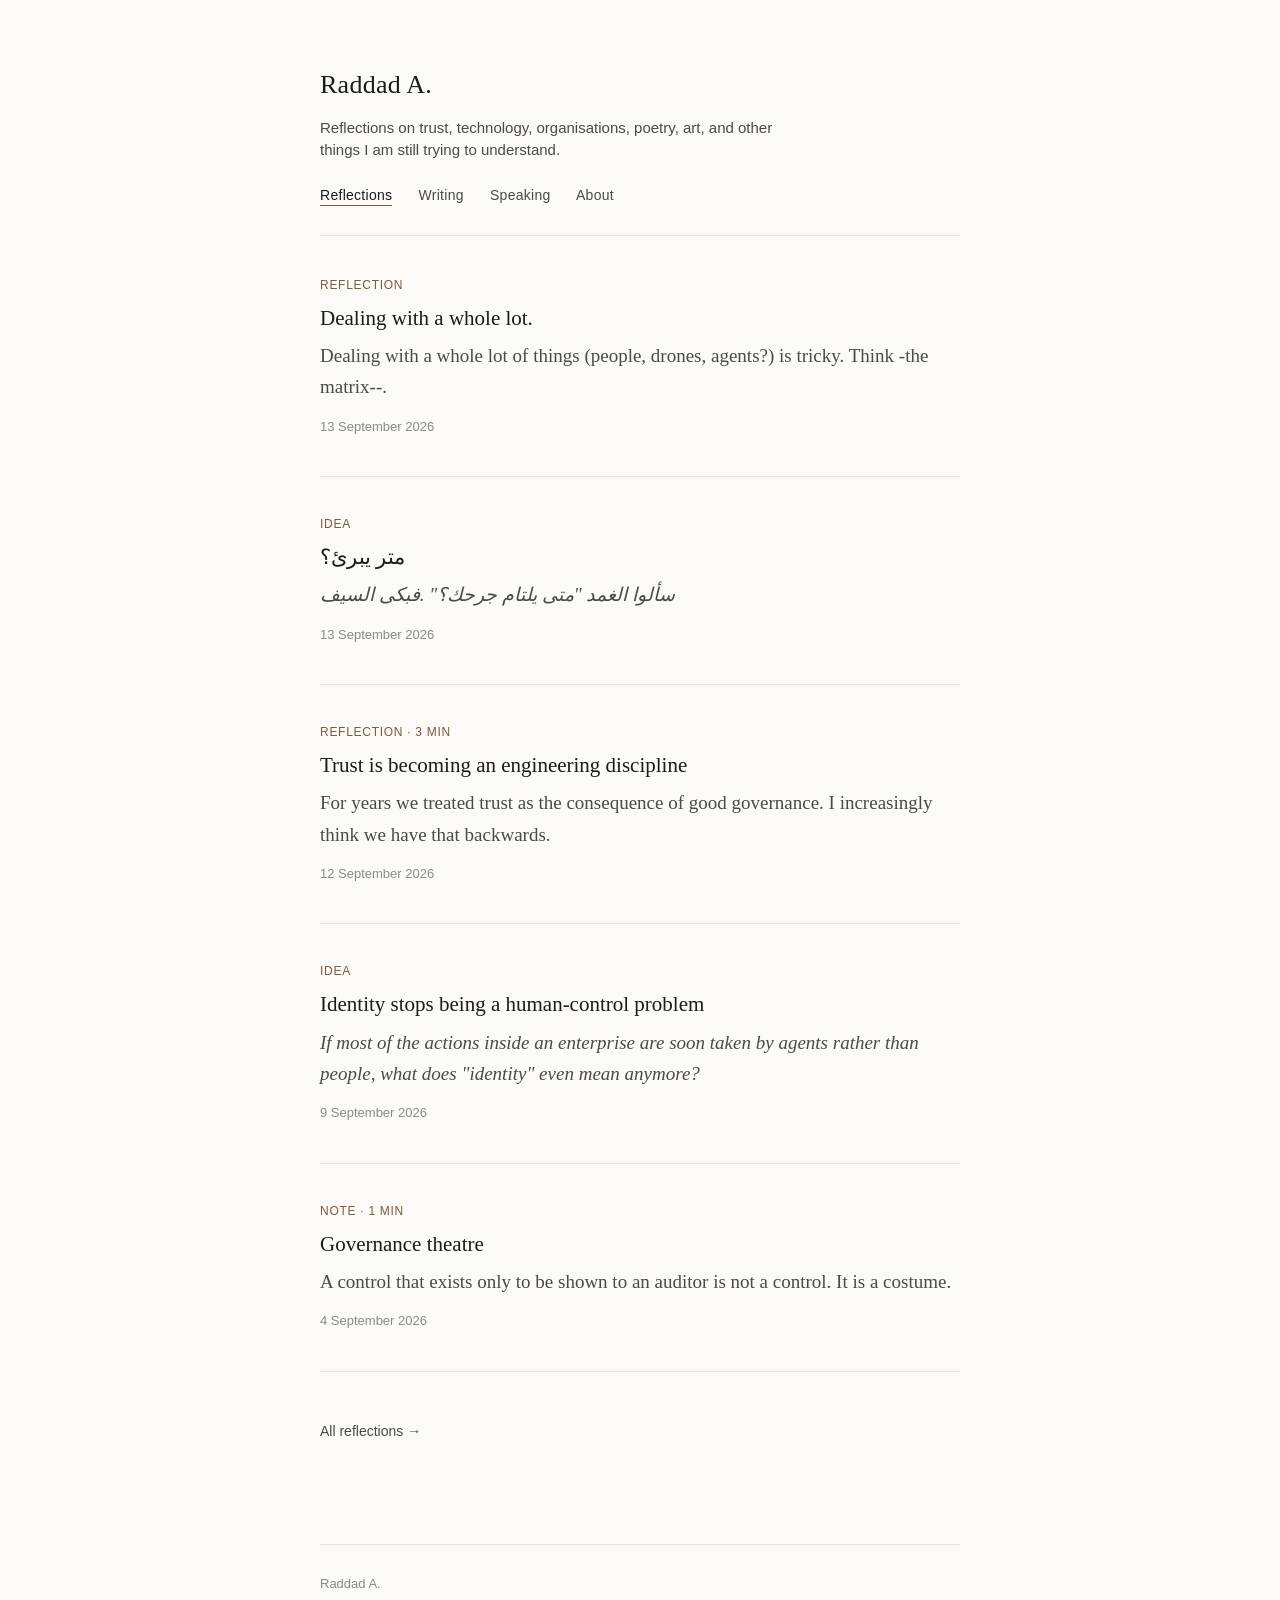
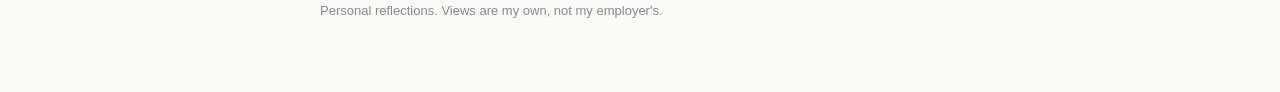
<file: index.html>
<!DOCTYPE html>
<html lang="en">
<head>
<meta charset="UTF-8">
<meta name="viewport" content="width=device-width, initial-scale=1.0">
<title>Raddad A.</title>
<meta name="description" content="Reflections on trust, technology, organisations, poetry, art, and other things I am still trying to understand.">
<link rel="icon" href="/favicon.svg" type="image/svg+xml">
<link rel="icon" href="/favicon.ico" sizes="any">
<link rel="apple-touch-icon" href="/apple-touch-icon.png">
<link rel="canonical" href="https://owladi.com/">
<meta property="og:type" content="website">
<meta property="og:site_name" content="Raddad A.">
<meta property="og:title" content="Raddad A.">
<meta property="og:description" content="Reflections on trust, technology, organisations, poetry, art, and other things I am still trying to understand.">
<meta property="og:url" content="https://owladi.com/">
<meta property="og:image" content="https://owladi.com/og-image.png">
<meta name="twitter:card" content="summary_large_image">
<meta name="twitter:title" content="Raddad A.">
<meta name="twitter:description" content="Reflections on trust, technology, organisations, poetry, art, and other things I am still trying to understand.">
<meta name="twitter:image" content="https://owladi.com/og-image.png">
<link rel="stylesheet" href="style.css">
</head>
<body>
<div class="wrap">

  <header class="site">
    <p class="name"><a href="/">Raddad A.</a></p>
    <p class="tagline">Reflections on trust, technology, organisations, poetry, art, and other things I am still trying to understand.</p>
    <nav class="site">
      <a href="/reflections.html" class="current">Reflections</a>
      <a href="/writing.html">Writing</a>
      <a href="/speaking.html">Speaking</a>
      <a href="/about.html">About</a>
    </nav>
  </header>

  <main>
    <ul class="entry-list">

      <li class="entry-row" data-type="Reflection">
        <p class="entry-kicker">Reflection</p>
        <h2><a href="/dealing-with-a-whole-lot.html">Dealing with a whole lot.</a></h2>
        <p class="entry-dek">Dealing with a whole lot of things (people, drones, agents?) is tricky. Think -the matrix--.</p>
        <p class="entry-meta">13 September 2026</p>
      </li>

      <li class="entry-row idea" data-type="Idea">
        <p class="entry-kicker">Idea</p>
        <h2><a href="/entry.html">متر يبرئ؟</a></h2>
        <p class="entry-dek">سألوا الغمد &quot;متى يلتام جرحك؟&quot;
.فبكى السيف</p>
        <p class="entry-meta">13 September 2026</p>
      </li>

      <li class="entry-row" data-type="Reflection">
        <p class="entry-kicker">Reflection · 3 min</p>
        <h2><a href="/trust-as-an-engineering-discipline.html">Trust is becoming an engineering discipline</a></h2>
        <p class="entry-dek">For years we treated trust as the consequence of good governance. I increasingly think we have that backwards.</p>
        <p class="entry-meta">12 September 2026</p>
      </li>

      <li class="entry-row idea" data-type="Idea">
        <p class="entry-kicker">Idea</p>
        <h2><a href="/identity-for-agents.html">Identity stops being a human-control problem</a></h2>
        <p class="entry-dek">If most of the actions inside an enterprise are soon taken by agents rather than people, what does &quot;identity&quot; even mean anymore?</p>
        <p class="entry-meta">9 September 2026</p>
      </li>

      <li class="entry-row" data-type="Note">
        <p class="entry-kicker">Note · 1 min</p>
        <h2><a href="/governance-theatre.html">Governance theatre</a></h2>
        <p class="entry-dek">A control that exists only to be shown to an auditor is not a control. It is a costume.</p>
        <p class="entry-meta">4 September 2026</p>
      </li>

    </ul>

    <p style="margin-top:36px;"><a class="back-link" href="/reflections.html">All reflections →</a></p>
  </main>

  <footer class="site">
    <p>Raddad A.</p>
    <p>Personal reflections. Views are my own, not my employer's.</p>
  </footer>

</div>
</body>
</html>
</file>
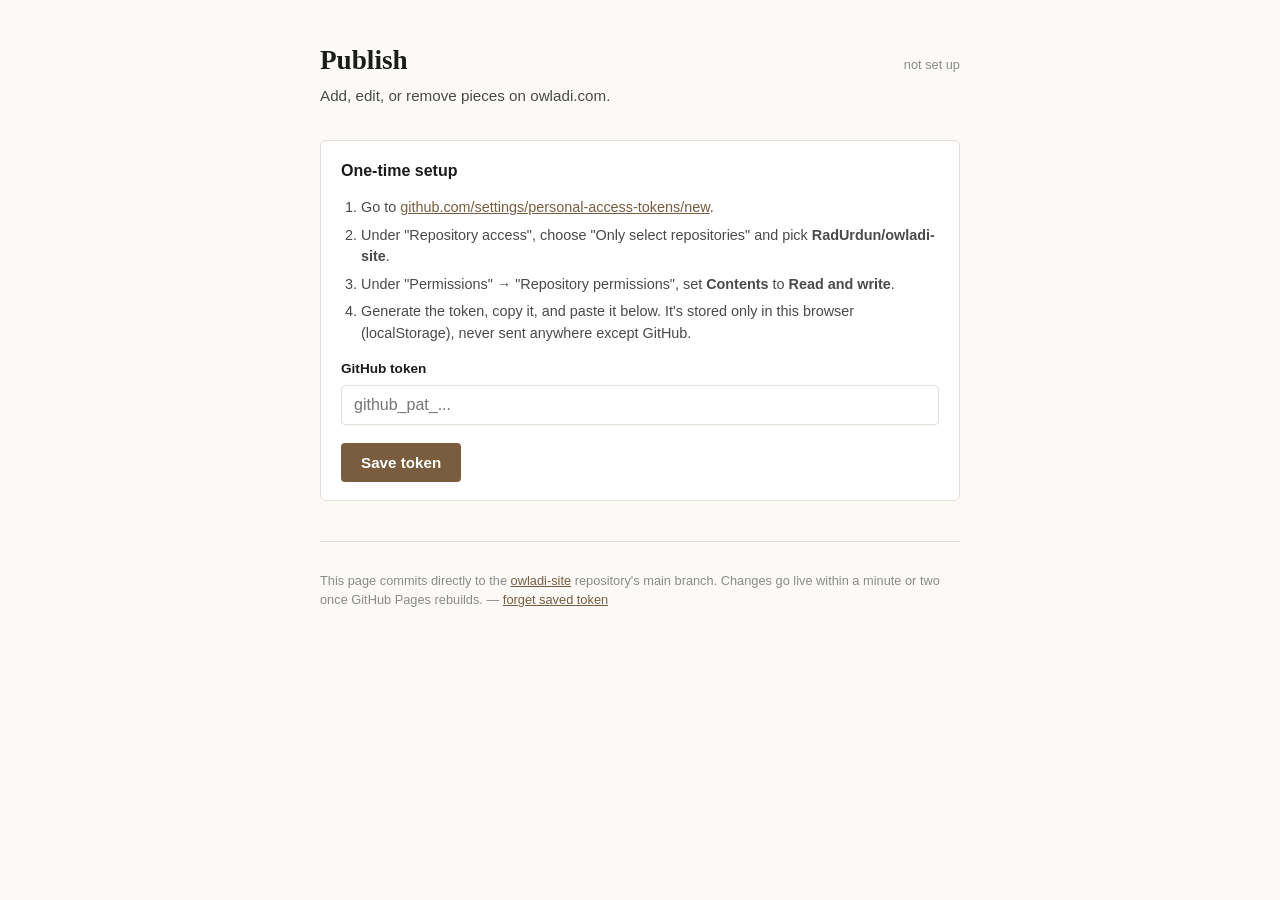
<file: admin/index.html>
<!DOCTYPE html>
<html lang="en">
<head>
<meta charset="UTF-8">
<meta name="viewport" content="width=device-width, initial-scale=1.0">
<title>Publish — Raddad A. </title>
<meta name="robots" content="noindex">
<style>
  :root {
    --ink: #1b1b1b;
    --ink-soft: #4a4a4a;
    --ink-faint: #8a8a8a;
    --rule: #e4e0d8;
    --paper: #fbfaf7;
    --accent: #7a5c3e;
    --serif: Georgia, "Iowan Old Style", "Palatino Linotype", Palatino, "Times New Roman", serif;
    --sans: -apple-system, BlinkMacSystemFont, "Segoe UI", Helvetica, Arial, sans-serif;
  }
  * { box-sizing: border-box; }
  body {
    margin: 0;
    background: var(--paper);
    color: var(--ink);
    font-family: var(--sans);
    font-size: 16px;
    line-height: 1.5;
  }
  .wrap { max-width: 680px; margin: 0 auto; padding: 40px 20px 80px; }
  h1 { font-family: var(--serif); font-size: 1.7rem; margin: 0 0 4px; }
  h2.section { font-size: 0.85rem; text-transform: uppercase; letter-spacing: 0.04em; color: var(--ink-faint); margin: 0 0 12px; }
  .sub { color: var(--ink-soft); margin: 0 0 32px; font-size: 0.95rem; }
  a { color: var(--accent); }
  fieldset { border: none; padding: 0; margin: 0 0 28px; }
  label { display: block; font-weight: 600; font-size: 0.85rem; margin-bottom: 6px; }
  .hint { color: var(--ink-faint); font-size: 0.8rem; margin: 4px 0 0; }
  input[type=text], select, textarea {
    width: 100%;
    font-family: var(--sans);
    font-size: 1rem;
    padding: 10px 12px;
    border: 1px solid var(--rule);
    border-radius: 4px;
    background: #fff;
    color: var(--ink);
  }
  textarea { min-height: 160px; resize: vertical; font-family: var(--serif); line-height: 1.6; }
  .row { margin-bottom: 18px; }
  .two-col { display: flex; gap: 14px; }
  .two-col > div { flex: 1; }
  button {
    font-family: var(--sans);
    font-size: 0.95rem;
    font-weight: 600;
    padding: 11px 20px;
    border-radius: 4px;
    border: none;
    cursor: pointer;
  }
  .btn-primary { background: var(--accent); color: #fff; }
  .btn-primary:disabled { opacity: 0.5; cursor: default; }
  .btn-secondary { background: none; border: 1px solid var(--rule); color: var(--ink-soft); }
  .btn-danger { background: none; border: 1px solid #d8b8b8; color: #8a2b2b; }
  .btn-small { padding: 5px 10px; font-size: 0.78rem; font-weight: 600; }
  .checkbox-row { display: flex; align-items: center; gap: 8px; }
  .checkbox-row label { margin: 0; font-weight: 400; }
  #setup, #status { display: none; }
  #setup {
    border: 1px solid var(--rule);
    border-radius: 6px;
    padding: 18px 20px;
    margin-bottom: 32px;
    background: #fff;
  }
  #setup h2 { font-size: 1rem; margin: 0 0 10px; }
  #setup ol { padding-left: 20px; font-size: 0.9rem; color: var(--ink-soft); }
  #setup li { margin-bottom: 6px; }
  #status {
    border-radius: 4px;
    padding: 12px 14px;
    font-size: 0.9rem;
    margin-bottom: 20px;
    white-space: pre-wrap;
  }
  #status.ok { background: #eef6ec; color: #2b5c2b; display: block; }
  #status.err { background: #fbeaea; color: #8a2b2b; display: block; }
  #status.busy { background: #f0efe9; color: var(--ink-soft); display: block; }
  .top-bar { display: flex; justify-content: space-between; align-items: baseline; }
  .token-state { font-size: 0.8rem; color: var(--ink-faint); }
  footer { margin-top: 40px; border-top: 1px solid var(--rule); padding-top: 16px; font-size: 0.8rem; color: var(--ink-faint); }

  .post-list { list-style: none; margin: 0 0 32px; padding: 0; border: 1px solid var(--rule); border-radius: 6px; background: #fff; overflow: hidden; }
  .post-row { display: flex; align-items: center; gap: 10px; padding: 12px 14px; border-bottom: 1px solid var(--rule); }
  .post-row:last-child { border-bottom: none; }
  .post-kicker { font-size: 0.7rem; text-transform: uppercase; letter-spacing: 0.05em; color: var(--accent); width: 74px; flex: 0 0 auto; }
  .post-title { flex: 1; font-size: 0.92rem; min-width: 0; overflow: hidden; text-overflow: ellipsis; white-space: nowrap; }
  .post-date { font-size: 0.78rem; color: var(--ink-faint); flex: 0 0 auto; }
  .post-actions { display: flex; gap: 6px; flex: 0 0 auto; }
  .empty-list { padding: 16px 14px; color: var(--ink-faint); font-size: 0.9rem; }
  .form-header { display: flex; justify-content: space-between; align-items: center; margin-bottom: 16px; }
  .editing-banner { background: #f0efe9; border-radius: 4px; padding: 8px 12px; font-size: 0.85rem; color: var(--ink-soft); margin-bottom: 16px; display: none; }
  .editing-banner.show { display: block; }
</style>
</head>
<body>
<div class="wrap">

  <div class="top-bar">
    <h1>Publish</h1>
    <span class="token-state" id="tokenState"></span>
  </div>
  <p class="sub">Add, edit, or remove pieces on owladi.com.</p>

  <div id="setup">
    <h2>One-time setup</h2>
    <ol>
      <li>Go to <a href="https://github.com/settings/personal-access-tokens/new" target="_blank" rel="noopener">github.com/settings/personal-access-tokens/new</a>.</li>
      <li>Under "Repository access", choose "Only select repositories" and pick <strong>RadUrdun/owladi-site</strong>.</li>
      <li>Under "Permissions" → "Repository permissions", set <strong>Contents</strong> to <strong>Read and write</strong>.</li>
      <li>Generate the token, copy it, and paste it below. It's stored only in this browser (localStorage), never sent anywhere except GitHub.</li>
    </ol>
    <div class="row">
      <label for="tokenInput">GitHub token</label>
      <input type="text" id="tokenInput" placeholder="github_pat_...">
    </div>
    <button class="btn-primary" id="saveTokenBtn">Save token</button>
  </div>

  <div id="status"></div>

  <div id="mainArea" style="display:none;">
    <h2 class="section">Your posts</h2>
    <ul class="post-list" id="postList"></ul>

    <div class="form-header">
      <h2 class="section" style="margin:0;">New / edit post</h2>
      <button type="button" class="btn-secondary btn-small" id="newPostBtn">+ New post</button>
    </div>

    <div class="editing-banner" id="editingBanner"></div>

    <form id="entryForm">
      <div class="row">
        <label for="title">Title</label>
        <input type="text" id="title" required placeholder="A working title for the piece">
      </div>

      <div class="two-col row">
        <div>
          <label for="type">Format</label>
          <select id="type">
            <option value="Reflection">Reflection (long)</option>
            <option value="Note">Note (short)</option>
            <option value="Idea">Idea (a few sentences)</option>
          </select>
        </div>
        <div>
          <label for="readTime">Read time (optional)</label>
          <input type="text" id="readTime" placeholder="e.g. 3">
          <p class="hint">Minutes. Leave blank to omit.</p>
        </div>
      </div>

      <div class="row">
        <label for="topic">Topic (optional)</label>
        <input type="text" id="topic" placeholder="e.g. Digital Trust — leave blank, most pieces don't need one">
      </div>

      <div class="row">
        <label for="dek">Standfirst / summary</label>
        <textarea id="dek" style="min-height:60px;" required placeholder="One or two sentences shown in the listings."></textarea>
      </div>

      <div class="row">
        <label for="body">Body</label>
        <textarea id="body" required placeholder="Write the piece here. Leave a blank line between paragraphs."></textarea>
      </div>

      <div class="row checkbox-row">
        <input type="checkbox" id="disclosure" checked>
        <label for="disclosure">Include the "views are my own" disclosure line</label>
      </div>

      <button type="submit" class="btn-primary" id="publishBtn">Publish</button>
      <button type="button" class="btn-secondary" id="cancelEditBtn" style="display:none;">Cancel</button>
      <button type="button" class="btn-danger" id="deleteBtn" style="display:none;">Delete this post</button>
    </form>
  </div>

  <footer>
    <p>This page commits directly to the <a href="https://github.com/RadUrdun/owladi-site" target="_blank" rel="noopener">owladi-site</a> repository's main branch. Changes go live within a minute or two once GitHub Pages rebuilds. <span id="forgetTokenWrap">— <a href="#" id="forgetTokenBtn">forget saved token</a></span></p>
  </footer>

</div>

<script>
(function () {
  var OWNER = 'RadUrdun';
  var REPO = 'owladi-site';
  var BRANCH = 'main';
  var API = 'https://api.github.com';
  var TOKEN_KEY = 'owladi_admin_token';
  var HOMEPAGE_MAX = 5;

  var setupEl = document.getElementById('setup');
  var statusEl = document.getElementById('status');
  var tokenStateEl = document.getElementById('tokenState');
  var mainArea = document.getElementById('mainArea');
  var form = document.getElementById('entryForm');
  var publishBtn = document.getElementById('publishBtn');
  var cancelEditBtn = document.getElementById('cancelEditBtn');
  var deleteBtn = document.getElementById('deleteBtn');
  var editingBanner = document.getElementById('editingBanner');
  var postListEl = document.getElementById('postList');

  var entries = null;       // array, loaded from entries.json
  var entriesSha = null;    // sha of entries.json, for writing back
  var editingIndex = -1;    // -1 = creating a new post

  // ---------- token handling ----------

  function getToken() { return localStorage.getItem(TOKEN_KEY) || ''; }

  function refreshTokenUI() {
    var t = getToken();
    if (t) {
      setupEl.style.display = 'none';
      mainArea.style.display = 'block';
      tokenStateEl.textContent = 'token saved';
      loadPostList();
    } else {
      setupEl.style.display = 'block';
      mainArea.style.display = 'none';
      tokenStateEl.textContent = 'not set up';
    }
  }

  document.getElementById('saveTokenBtn').addEventListener('click', function () {
    var v = document.getElementById('tokenInput').value.trim();
    if (!v) return;
    localStorage.setItem(TOKEN_KEY, v);
    document.getElementById('tokenInput').value = '';
    refreshTokenUI();
    showStatus('ok', 'Token saved to this browser.');
  });

  document.getElementById('forgetTokenBtn').addEventListener('click', function (e) {
    e.preventDefault();
    localStorage.removeItem(TOKEN_KEY);
    refreshTokenUI();
    showStatus('ok', 'Token removed from this browser.');
  });

  function showStatus(kind, msg) {
    statusEl.className = kind;
    statusEl.textContent = msg;
  }

  // ---------- helpers ----------

  function escapeHtml(s) {
    return String(s)
      .replace(/&/g, '&amp;')
      .replace(/</g, '&lt;')
      .replace(/>/g, '&gt;')
      .replace(/"/g, '&quot;')
      .replace(/'/g, '&#39;');
  }

  function slugify(s) {
    return String(s)
      .toLowerCase()
      .replace(/[^a-z0-9]+/g, '-')
      .replace(/^-+|-+$/g, '')
      .slice(0, 80);
  }

  // Titles with no Latin/number characters (Arabic, etc.) slugify to '' —
  // fall back to a short, readable, date-based slug instead of a generic one.
  function fallbackSlug(type, dateObj) {
    var months = ['jan','feb','mar','apr','may','jun','jul','aug','sep','oct','nov','dec'];
    var d = dateObj || new Date();
    return (type || 'post').toLowerCase() + '-' + d.getFullYear() + '-' + months[d.getMonth()] + '-' + String(d.getDate()).padStart(2, '0');
  }

  function uniqueSlug(base) {
    var existing = entries.map(function (e) { return e.slug; });
    if (existing.indexOf(base) === -1) return base;
    var n = 2;
    while (existing.indexOf(base + '-' + n) !== -1) n++;
    return base + '-' + n;
  }

  function formatDate(d) {
    var months = ['January','February','March','April','May','June','July','August','September','October','November','December'];
    return d.getDate() + ' ' + months[d.getMonth()] + ' ' + d.getFullYear();
  }

  function b64EncodeUnicode(str) {
    return btoa(encodeURIComponent(str).replace(/%([0-9A-F]{2})/g, function (m, p1) {
      return String.fromCharCode('0x' + p1);
    }));
  }

  function b64DecodeUnicode(str) {
    return decodeURIComponent(atob(str).split('').map(function (c) {
      return '%' + ('00' + c.charCodeAt(0).toString(16)).slice(-2);
    }).join(''));
  }

  function ghHeaders() {
    return {
      'Authorization': 'Bearer ' + getToken(),
      'Accept': 'application/vnd.github+json',
      'X-GitHub-Api-Version': '2022-11-28'
    };
  }

  async function getFile(path) {
    var res = await fetch(API + '/repos/' + OWNER + '/' + REPO + '/contents/' + path + '?ref=' + BRANCH, { headers: ghHeaders() });
    if (res.status === 404) return null;
    if (!res.ok) throw new Error('Could not read ' + path + ' (' + res.status + ')');
    var json = await res.json();
    return { sha: json.sha, content: b64DecodeUnicode(json.content.replace(/\n/g, '')) };
  }

  async function putFile(path, content, sha, message) {
    var body = { message: message, content: b64EncodeUnicode(content), branch: BRANCH };
    if (sha) body.sha = sha;
    var res = await fetch(API + '/repos/' + OWNER + '/' + REPO + '/contents/' + path, {
      method: 'PUT', headers: ghHeaders(), body: JSON.stringify(body)
    });
    if (!res.ok) {
      var j = await res.json().catch(function () { return {}; });
      throw new Error('Failed to write ' + path + ' (' + res.status + '): ' + (j.message || 'unknown error'));
    }
    return res.json();
  }

  async function deleteFile(path, sha, message) {
    var res = await fetch(API + '/repos/' + OWNER + '/' + REPO + '/contents/' + path, {
      method: 'DELETE', headers: ghHeaders(), body: JSON.stringify({ message: message, sha: sha, branch: BRANCH })
    });
    if (!res.ok && res.status !== 404) {
      var j = await res.json().catch(function () { return {}; });
      throw new Error('Failed to delete ' + path + ' (' + res.status + '): ' + (j.message || 'unknown error'));
    }
  }

  function paragraphsHtml(body) {
    return body.split(/\n\s*\n/).map(function (p) { return p.trim(); }).filter(Boolean)
      .map(function (p) { return '      <p>' + escapeHtml(p).replace(/\n/g, ' ') + '</p>'; })
      .join('\n\n');
  }

  // ---------- page builders (all pages are generated fresh from `entries`) ----------

  function buildEntryPage(e) {
    var metaParts = [escapeHtml(e.dateStr)];
    if (e.topic) metaParts.push(escapeHtml(e.topic));
    if (e.readTime) metaParts.push(escapeHtml(e.readTime) + ' min read');
    var meta = metaParts.join(' · ');

    var disclosureHtml = e.disclosure ?
      '\n      <div class="disclosure">\n        <p>Personal reflection. Views are my own and not those of my employer.</p>\n      </div>' : '';

    return '<!DOCTYPE html>\n' +
'<html lang="en">\n' +
'<head>\n' +
'<meta charset="UTF-8">\n' +
'<meta name="viewport" content="width=device-width, initial-scale=1.0">\n' +
'<title>' + escapeHtml(e.title) + ' — Raddad A.</title>\n' +
'<meta name="description" content="' + escapeHtml(e.dek) + '">\n' +
'<link rel="icon" href="/favicon.svg" type="image/svg+xml">\n' +
'<link rel="icon" href="/favicon.ico" sizes="any">\n' +
'<link rel="apple-touch-icon" href="/apple-touch-icon.png">\n' +
'<link rel="canonical" href="https://owladi.com/' + e.slug + '.html">\n' +
'<meta property="og:type" content="article">\n' +
'<meta property="og:site_name" content="Raddad A.">\n' +
'<meta property="og:title" content="' + escapeHtml(e.title) + '">\n' +
'<meta property="og:description" content="' + escapeHtml(e.dek) + '">\n' +
'<meta property="og:url" content="https://owladi.com/' + e.slug + '.html">\n' +
'<meta property="og:image" content="https://owladi.com/og-image.png">\n' +
'<meta name="twitter:card" content="summary_large_image">\n' +
'<meta name="twitter:title" content="' + escapeHtml(e.title) + '">\n' +
'<meta name="twitter:description" content="' + escapeHtml(e.dek) + '">\n' +
'<meta name="twitter:image" content="https://owladi.com/og-image.png">\n' +
'<link rel="stylesheet" href="style.css">\n' +
'</head>\n' +
'<body>\n' +
'<div class="wrap">\n\n' +
'  <header class="site">\n' +
'    <p class="name"><a href="/">Raddad A.</a></p>\n' +
'    <nav class="site">\n' +
'      <a href="/reflections.html" class="current">Reflections</a>\n' +
'      <a href="/writing.html">Writing</a>\n' +
'      <a href="/speaking.html">Speaking</a>\n' +
'      <a href="/about.html">About</a>\n' +
'    </nav>\n' +
'  </header>\n\n' +
'  <main>\n' +
'    <article class="entry">\n' +
'      <p class="entry-kicker">' + escapeHtml(e.type) + '</p>\n' +
'      <h1>' + escapeHtml(e.title) + '</h1>\n' +
'      <p class="entry-meta">' + meta + '</p>\n\n' +
paragraphsHtml(e.body) + '\n' +
disclosureHtml + '\n' +
'    </article>\n\n' +
'    <p><a class="back-link" href="/reflections.html">← All reflections</a></p>\n' +
'  </main>\n\n' +
'  <footer class="site">\n' +
'    <p>Raddad A.</p>\n' +
'  </footer>\n\n' +
'</div>\n' +
'</body>\n' +
'</html>\n';
  }

  function buildListItem(e, forHomepage) {
    var showTime = e.readTime && e.type !== 'Idea';
    var kicker = showTime ? e.type + ' · ' + e.readTime + ' min' : e.type;
    var rowClass = e.type === 'Idea' ? 'entry-row idea' : 'entry-row';
    var href = forHomepage ? '/' + e.slug + '.html' : e.slug + '.html';
    var metaText = forHomepage ? escapeHtml(e.dateStr) : (e.topic ? escapeHtml(e.dateStr) + ' · ' + escapeHtml(e.topic) : escapeHtml(e.dateStr));

    return '      <li class="' + rowClass + '" data-type="' + e.type + '">\n' +
'        <p class="entry-kicker">' + escapeHtml(kicker) + '</p>\n' +
'        <h2><a href="' + href + '">' + escapeHtml(e.title) + '</a></h2>\n' +
'        <p class="entry-dek">' + escapeHtml(e.dek) + '</p>\n' +
'        <p class="entry-meta">' + metaText + '</p>\n' +
'      </li>';
  }

  var TAGLINE = 'Reflections on trust, technology, organisations, poetry, art, and other things I am still trying to understand.';

  function buildIndexPage(allEntries) {
    var shown = allEntries.slice(0, HOMEPAGE_MAX);
    var list = shown.length
      ? shown.map(function (e) { return buildListItem(e, true); }).join('\n\n')
      : '      <li class="entry-row"><p class="entry-dek">Nothing published yet.</p></li>';

    return '<!DOCTYPE html>\n<html lang="en">\n<head>\n' +
'<meta charset="UTF-8">\n<meta name="viewport" content="width=device-width, initial-scale=1.0">\n' +
'<title>Raddad A.</title>\n' +
'<meta name="description" content="' + TAGLINE + '">\n' +
'<link rel="icon" href="/favicon.svg" type="image/svg+xml">\n' +
'<link rel="icon" href="/favicon.ico" sizes="any">\n' +
'<link rel="apple-touch-icon" href="/apple-touch-icon.png">\n' +
'<link rel="canonical" href="https://owladi.com/">\n' +
'<meta property="og:type" content="website">\n' +
'<meta property="og:site_name" content="Raddad A.">\n' +
'<meta property="og:title" content="Raddad A.">\n' +
'<meta property="og:description" content="' + TAGLINE + '">\n' +
'<meta property="og:url" content="https://owladi.com/">\n' +
'<meta property="og:image" content="https://owladi.com/og-image.png">\n' +
'<meta name="twitter:card" content="summary_large_image">\n' +
'<meta name="twitter:title" content="Raddad A.">\n' +
'<meta name="twitter:description" content="' + TAGLINE + '">\n' +
'<meta name="twitter:image" content="https://owladi.com/og-image.png">\n' +
'<link rel="stylesheet" href="style.css">\n' +
'</head>\n<body>\n<div class="wrap">\n\n' +
'  <header class="site">\n' +
'    <p class="name"><a href="/">Raddad A.</a></p>\n' +
'    <p class="tagline">' + TAGLINE + '</p>\n' +
'    <nav class="site">\n' +
'      <a href="/reflections.html" class="current">Reflections</a>\n' +
'      <a href="/writing.html">Writing</a>\n' +
'      <a href="/speaking.html">Speaking</a>\n' +
'      <a href="/about.html">About</a>\n' +
'    </nav>\n' +
'  </header>\n\n' +
'  <main>\n' +
'    <ul class="entry-list">\n\n' + list + '\n\n    </ul>\n\n' +
'    <p style="margin-top:36px;"><a class="back-link" href="/reflections.html">All reflections →</a></p>\n' +
'  </main>\n\n' +
'  <footer class="site">\n' +
'    <p>Raddad A.</p>\n' +
'    <p>Personal reflections. Views are my own, not my employer\'s.</p>\n' +
'  </footer>\n\n' +
'</div>\n</body>\n</html>\n';
  }

  function buildReflectionsPage(allEntries) {
    var desc = "Short reflections, notes, and ideas — on trust, technology, organisations, poetry, art, and whatever else I'm noticing and thinking about.";
    var list = allEntries.length
      ? allEntries.map(function (e) { return buildListItem(e, false); }).join('\n\n')
      : '      <li class="entry-row"><p class="entry-dek">Nothing published yet.</p></li>';

    return '<!DOCTYPE html>\n<html lang="en">\n<head>\n' +
'<meta charset="UTF-8">\n<meta name="viewport" content="width=device-width, initial-scale=1.0">\n' +
'<title>Reflections — Raddad A.</title>\n' +
'<meta name="description" content="' + desc + '">\n' +
'<link rel="icon" href="/favicon.svg" type="image/svg+xml">\n' +
'<link rel="icon" href="/favicon.ico" sizes="any">\n' +
'<link rel="apple-touch-icon" href="/apple-touch-icon.png">\n' +
'<link rel="canonical" href="https://owladi.com/reflections.html">\n' +
'<meta property="og:type" content="website">\n' +
'<meta property="og:site_name" content="Raddad A.">\n' +
'<meta property="og:title" content="Reflections — Raddad A.">\n' +
'<meta property="og:description" content="' + desc + '">\n' +
'<meta property="og:url" content="https://owladi.com/reflections.html">\n' +
'<meta property="og:image" content="https://owladi.com/og-image.png">\n' +
'<meta name="twitter:card" content="summary_large_image">\n' +
'<meta name="twitter:title" content="Reflections — Raddad A.">\n' +
'<meta name="twitter:description" content="' + desc + '">\n' +
'<meta name="twitter:image" content="https://owladi.com/og-image.png">\n' +
'<link rel="stylesheet" href="style.css">\n' +
'</head>\n<body>\n<div class="wrap">\n\n' +
'  <header class="site">\n' +
'    <p class="name"><a href="/">Raddad A.</a></p>\n' +
'    <p class="tagline">' + TAGLINE + '</p>\n' +
'    <nav class="site">\n' +
'      <a href="/reflections.html" class="current">Reflections</a>\n' +
'      <a href="/writing.html">Writing</a>\n' +
'      <a href="/speaking.html">Speaking</a>\n' +
'      <a href="/about.html">About</a>\n' +
'    </nav>\n' +
'  </header>\n\n' +
'  <main>\n' +
'    <p class="filters">\n' +
'      <a href="#" class="active" data-filter="all">All</a>\n' +
'      <a href="#" data-filter="Reflection">Reflections</a>\n' +
'      <a href="#" data-filter="Note">Notes</a>\n' +
'      <a href="#" data-filter="Idea">Ideas</a>\n' +
'    </p>\n\n' +
'    <ul class="entry-list">\n\n' + list + '\n\n    </ul>\n\n' +
'    <p class="entry-meta" id="emptyState" style="display:none; padding:26px 0;">Nothing in this category yet.</p>\n' +
'  </main>\n\n' +
'  <footer class="site">\n' +
'    <p>Raddad A.</p>\n' +
'    <p>Personal reflections. Views are my own, not my employer\'s.</p>\n' +
'  </footer>\n\n' +
'</div>\n' +
'<script>\n' +
"(function () {\n" +
"  var links = document.querySelectorAll('.filters a');\n" +
"  var rows = document.querySelectorAll('.entry-list .entry-row');\n" +
"  var empty = document.getElementById('emptyState');\n" +
"  function applyFilter(type) {\n" +
"    var visible = 0;\n" +
"    rows.forEach(function (row) {\n" +
"      var show = type === 'all' || row.getAttribute('data-type') === type;\n" +
"      row.style.display = show ? '' : 'none';\n" +
"      if (show) visible++;\n" +
"    });\n" +
"    empty.style.display = visible === 0 ? '' : 'none';\n" +
"  }\n" +
"  links.forEach(function (link) {\n" +
"    link.addEventListener('click', function (e) {\n" +
"      e.preventDefault();\n" +
"      links.forEach(function (l) { l.classList.remove('active'); });\n" +
"      link.classList.add('active');\n" +
"      applyFilter(link.getAttribute('data-filter'));\n" +
"    });\n" +
"  });\n" +
"})();\n" +
'<\/script>\n' +
'</body>\n</html>\n';
  }

  function insertSitemapUrl(xml, url) {
    var closeTag = '</urlset>';
    var idx = xml.indexOf(closeTag);
    if (idx === -1) throw new Error('Could not find </urlset> in sitemap.xml');
    var entry = '  <url><loc>' + url + '</loc></url>\n';
    return xml.slice(0, idx) + entry + xml.slice(idx);
  }

  function removeSitemapUrl(xml, url) {
    var line = '  <url><loc>' + url + '</loc></url>\n';
    return xml.split(line).join('');
  }

  // ---------- post list UI ----------

  async function loadPostList() {
    showStatus('busy', 'Loading your posts…');
    try {
      var file = await getFile('entries.json');
      if (!file) {
        entries = [];
        entriesSha = null;
      } else {
        entries = JSON.parse(file.content).entries || [];
        entriesSha = file.sha;
      }
      renderPostList();
      statusEl.className = '';
      statusEl.style.display = 'none';
    } catch (err) {
      showStatus('err', err.message);
    }
  }

  function renderPostList() {
    postListEl.innerHTML = '';
    if (!entries.length) {
      var li = document.createElement('li');
      li.className = 'empty-list';
      li.textContent = 'No posts yet — use the form below to publish your first one.';
      postListEl.appendChild(li);
      return;
    }
    entries.forEach(function (e, i) {
      var li = document.createElement('li');
      li.className = 'post-row';
      li.innerHTML =
        '<span class="post-kicker">' + escapeHtml(e.type) + '</span>' +
        '<span class="post-title">' + escapeHtml(e.title) + '</span>' +
        '<span class="post-date">' + escapeHtml(e.dateStr) + '</span>' +
        '<span class="post-actions"><button type="button" class="btn-secondary btn-small" data-edit="' + i + '">Edit</button></span>';
      postListEl.appendChild(li);
    });
    postListEl.querySelectorAll('[data-edit]').forEach(function (btn) {
      btn.addEventListener('click', function () { startEdit(parseInt(btn.getAttribute('data-edit'), 10)); });
    });
  }

  function startEdit(index) {
    editingIndex = index;
    var e = entries[index];
    document.getElementById('title').value = e.title;
    document.getElementById('type').value = e.type;
    document.getElementById('readTime').value = e.readTime || '';
    document.getElementById('topic').value = e.topic || '';
    document.getElementById('dek').value = e.dek;
    document.getElementById('body').value = e.body;
    document.getElementById('disclosure').checked = !!e.disclosure;

    editingBanner.textContent = 'Editing "' + e.title + '" — the URL (owladi.com/' + e.slug + '.html) and original date stay the same.';
    editingBanner.classList.add('show');
    publishBtn.textContent = 'Save changes';
    cancelEditBtn.style.display = 'inline-block';
    deleteBtn.style.display = 'inline-block';
    window.scrollTo({ top: form.offsetTop - 20, behavior: 'smooth' });
  }

  function startNew() {
    editingIndex = -1;
    form.reset();
    document.getElementById('disclosure').checked = true;
    editingBanner.classList.remove('show');
    publishBtn.textContent = 'Publish';
    cancelEditBtn.style.display = 'none';
    deleteBtn.style.display = 'none';
  }

  document.getElementById('newPostBtn').addEventListener('click', startNew);
  cancelEditBtn.addEventListener('click', startNew);

  // ---------- publish / save ----------

  async function regenerateListingPages(allEntries, label) {
    showStatus('busy', 'Updating homepage…');
    var idx = await getFile('index.html');
    await putFile('index.html', buildIndexPage(allEntries), idx ? idx.sha : null, 'Update homepage: ' + label);

    showStatus('busy', 'Updating reflections archive…');
    var refl = await getFile('reflections.html');
    await putFile('reflections.html', buildReflectionsPage(allEntries), refl ? refl.sha : null, 'Update reflections archive: ' + label);
  }

  async function saveEntriesJson(label) {
    var res = await putFile('entries.json', JSON.stringify({ entries: entries }, null, 2), entriesSha, 'Update entries.json: ' + label);
    entriesSha = res.content.sha;
  }

  form.addEventListener('submit', async function (e) {
    e.preventDefault();
    publishBtn.disabled = true;

    var title = document.getElementById('title').value.trim();
    var type = document.getElementById('type').value;
    var readTime = document.getElementById('readTime').value.trim();
    var topic = document.getElementById('topic').value.trim();
    var dek = document.getElementById('dek').value.trim();
    var body = document.getElementById('body').value.trim();
    var disclosure = document.getElementById('disclosure').checked;

    if (!title || !dek || !body) {
      showStatus('err', 'Title, standfirst, and body are all required.');
      publishBtn.disabled = false;
      return;
    }

    var isNew = editingIndex === -1;

    try {
      var entry;
      if (isNew) {
        var now = new Date();
        var base = slugify(title) || fallbackSlug(type, now);
        var slug = uniqueSlug(base);
        entry = { slug: slug, title: title, type: type, readTime: readTime, topic: topic, dek: dek, body: body, disclosure: disclosure, dateStr: formatDate(now) };
      } else {
        var existing = entries[editingIndex];
        entry = { slug: existing.slug, title: title, type: type, readTime: readTime, topic: topic, dek: dek, body: body, disclosure: disclosure, dateStr: existing.dateStr };
      }

      showStatus('busy', (isNew ? 'Creating' : 'Updating') + ' entry page…');
      var existingFile = await getFile(entry.slug + '.html');
      await putFile(entry.slug + '.html', buildEntryPage(entry), existingFile ? existingFile.sha : null, (isNew ? 'Add entry: ' : 'Edit entry: ') + entry.title);

      if (isNew) {
        entries.unshift(entry);
      } else {
        entries[editingIndex] = entry;
      }

      await regenerateListingPages(entries, entry.title);

      if (isNew) {
        showStatus('busy', 'Updating sitemap…');
        var sm = await getFile('sitemap.xml');
        if (sm) {
          await putFile('sitemap.xml', insertSitemapUrl(sm.content, 'https://owladi.com/' + entry.slug + '.html'), sm.sha, 'Update sitemap: ' + entry.title);
        }
      }

      showStatus('busy', 'Saving post index…');
      await saveEntriesJson(entry.title);

      showStatus('ok', (isNew ? 'Published. "' : 'Saved. "') + entry.title + '" is live at owladi.com/' + entry.slug + '.html within a minute or two.');
      renderPostList();
      startNew();
    } catch (err) {
      showStatus('err', err.message);
    } finally {
      publishBtn.disabled = false;
    }
  });

  // ---------- delete ----------

  deleteBtn.addEventListener('click', async function () {
    if (editingIndex === -1) return;
    var entry = entries[editingIndex];
    if (!confirm('Delete "' + entry.title + '" permanently? This removes its page and takes it off the homepage and archive.')) return;

    deleteBtn.disabled = true;
    try {
      showStatus('busy', 'Deleting entry page…');
      var file = await getFile(entry.slug + '.html');
      if (file) await deleteFile(entry.slug + '.html', file.sha, 'Delete entry: ' + entry.title);

      entries.splice(editingIndex, 1);

      await regenerateListingPages(entries, entry.title);

      showStatus('busy', 'Updating sitemap…');
      var sm = await getFile('sitemap.xml');
      if (sm) {
        var updated = removeSitemapUrl(sm.content, 'https://owladi.com/' + entry.slug + '.html');
        if (updated !== sm.content) await putFile('sitemap.xml', updated, sm.sha, 'Remove from sitemap: ' + entry.title);
      }

      showStatus('busy', 'Saving post index…');
      await saveEntriesJson('delete ' + entry.title);

      showStatus('ok', '"' + entry.title + '" was deleted.');
      renderPostList();
      startNew();
    } catch (err) {
      showStatus('err', err.message);
    } finally {
      deleteBtn.disabled = false;
    }
  });

  refreshTokenUI();
})();
</script>
</body>
</html>
</file>
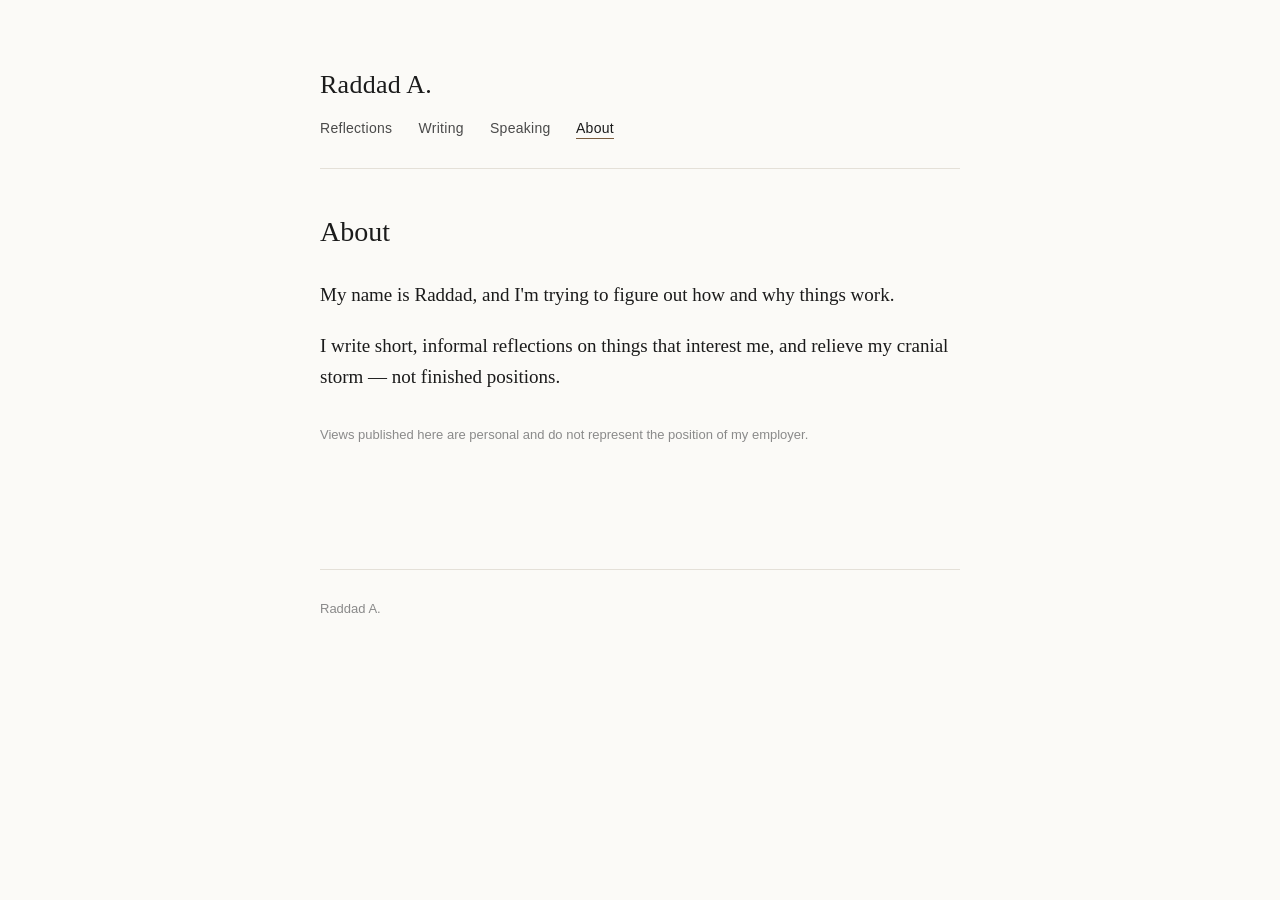
<file: about.html>
<!DOCTYPE html>
<html lang="en">
<head>
<meta charset="UTF-8">
<meta name="viewport" content="width=device-width, initial-scale=1.0">
<title>About — Raddad A. </title>
<link rel="icon" href="/favicon.svg" type="image/svg+xml">
<link rel="icon" href="/favicon.ico" sizes="any">
<link rel="apple-touch-icon" href="/apple-touch-icon.png">
<link rel="canonical" href="https://owladi.com/about.html">
<meta property="og:type" content="website">
<meta property="og:site_name" content="Raddad A.">
<meta property="og:title" content="About — Raddad A.">
<meta property="og:description" content="My name is Raddad, and I'm trying to figure out how and why things work.">
<meta property="og:url" content="https://owladi.com/about.html">
<meta property="og:image" content="https://owladi.com/og-image.png">
<meta name="twitter:card" content="summary_large_image">
<meta name="twitter:title" content="About — Raddad A.">
<meta name="twitter:description" content="My name is Raddad, and I'm trying to figure out how and why things work.">
<meta name="twitter:image" content="https://owladi.com/og-image.png">
<link rel="stylesheet" href="style.css">
</head>
<body>
<div class="wrap">

  <header class="site">
    <p class="name"><a href="/">Raddad A.</a></p>
    <nav class="site">
      <a href="/reflections.html">Reflections</a>
      <a href="/writing.html">Writing</a>
      <a href="/speaking.html">Speaking</a>
      <a href="/about.html" class="current">About</a>
    </nav>
  </header>

  <main class="prose">
    <h1>About</h1>

    <p>My name is Raddad, and I'm trying to figure out how and why things work.</p>

    <p>I write short, informal reflections on things that interest me, and relieve my cranial storm — not finished positions.</p>

    <p class="entry-meta" style="margin-top:32px;">Views published here are personal and do not represent the position of my employer.</p>
  </main>

  <footer class="site">
    <p>Raddad A. </p>
  </footer>

</div>
</body>
</html>
</file>
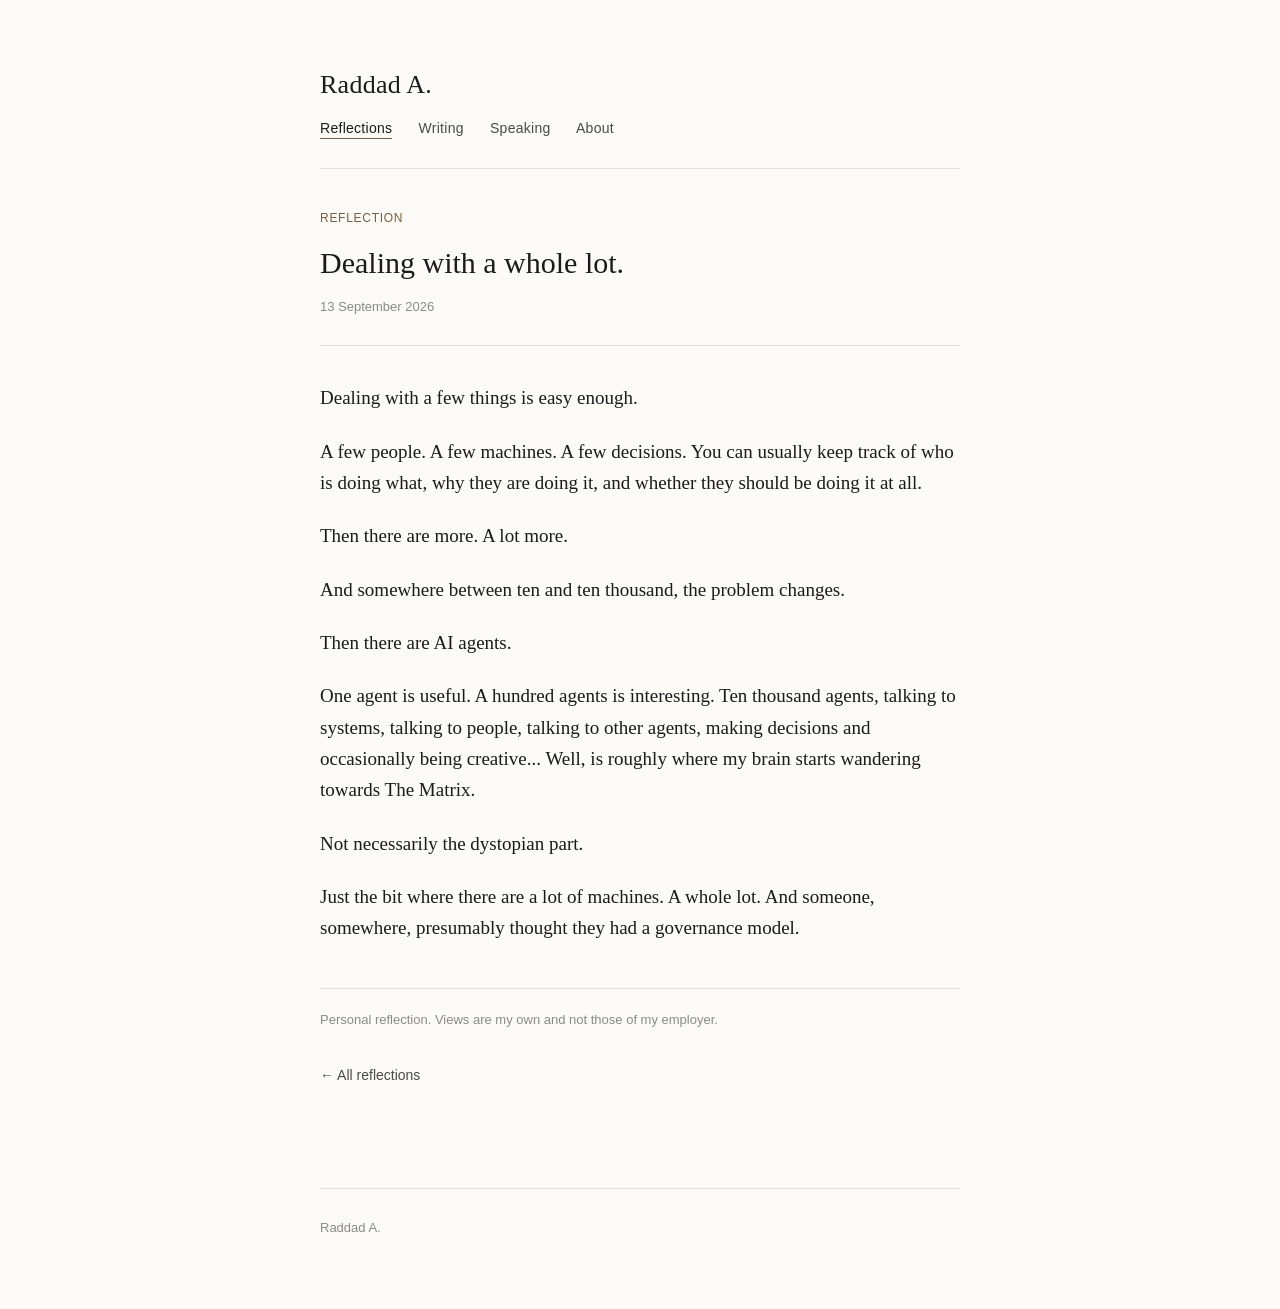
<file: dealing-with-a-whole-lot.html>
<!DOCTYPE html>
<html lang="en">
<head>
<meta charset="UTF-8">
<meta name="viewport" content="width=device-width, initial-scale=1.0">
<title>Dealing with a whole lot. — Raddad A.</title>
<meta name="description" content="Dealing with a whole lot of things (people, drones, agents?) is tricky. Think -the matrix--.">
<link rel="icon" href="/favicon.svg" type="image/svg+xml">
<link rel="icon" href="/favicon.ico" sizes="any">
<link rel="apple-touch-icon" href="/apple-touch-icon.png">
<link rel="canonical" href="https://owladi.com/dealing-with-a-whole-lot.html">
<meta property="og:type" content="article">
<meta property="og:site_name" content="Raddad A.">
<meta property="og:title" content="Dealing with a whole lot.">
<meta property="og:description" content="Dealing with a whole lot of things (people, drones, agents?) is tricky. Think -the matrix--.">
<meta property="og:url" content="https://owladi.com/dealing-with-a-whole-lot.html">
<meta property="og:image" content="https://owladi.com/og-image.png">
<meta name="twitter:card" content="summary_large_image">
<meta name="twitter:title" content="Dealing with a whole lot.">
<meta name="twitter:description" content="Dealing with a whole lot of things (people, drones, agents?) is tricky. Think -the matrix--.">
<meta name="twitter:image" content="https://owladi.com/og-image.png">
<link rel="stylesheet" href="style.css">
</head>
<body>
<div class="wrap">

  <header class="site">
    <p class="name"><a href="/">Raddad A.</a></p>
    <nav class="site">
      <a href="/reflections.html" class="current">Reflections</a>
      <a href="/writing.html">Writing</a>
      <a href="/speaking.html">Speaking</a>
      <a href="/about.html">About</a>
    </nav>
  </header>

  <main>
    <article class="entry">
      <p class="entry-kicker">Reflection</p>
      <h1>Dealing with a whole lot.</h1>
      <p class="entry-meta">13 September 2026</p>

      <p>Dealing with a few things is easy enough.</p>

      <p>A few people. A few machines. A few decisions. You can usually keep track of who is doing what, why they are doing it, and whether they should be doing it at all.</p>

      <p>Then there are more. A lot more.</p>

      <p>And somewhere between ten and ten thousand, the problem changes.</p>

      <p>Then there are AI agents.</p>

      <p>One agent is useful. A hundred agents is interesting. Ten thousand agents, talking to systems, talking to people, talking to other agents, making decisions and occasionally being creative... Well, is roughly where my brain starts wandering towards The Matrix.</p>

      <p>Not necessarily the dystopian part.</p>

      <p>Just the bit where there are a lot of machines. A whole lot. And someone, somewhere, presumably thought they had a governance model.</p>

      <div class="disclosure">
        <p>Personal reflection. Views are my own and not those of my employer.</p>
      </div>
    </article>

    <p><a class="back-link" href="/reflections.html">← All reflections</a></p>
  </main>

  <footer class="site">
    <p>Raddad A.</p>
  </footer>

</div>
</body>
</html>
</file>
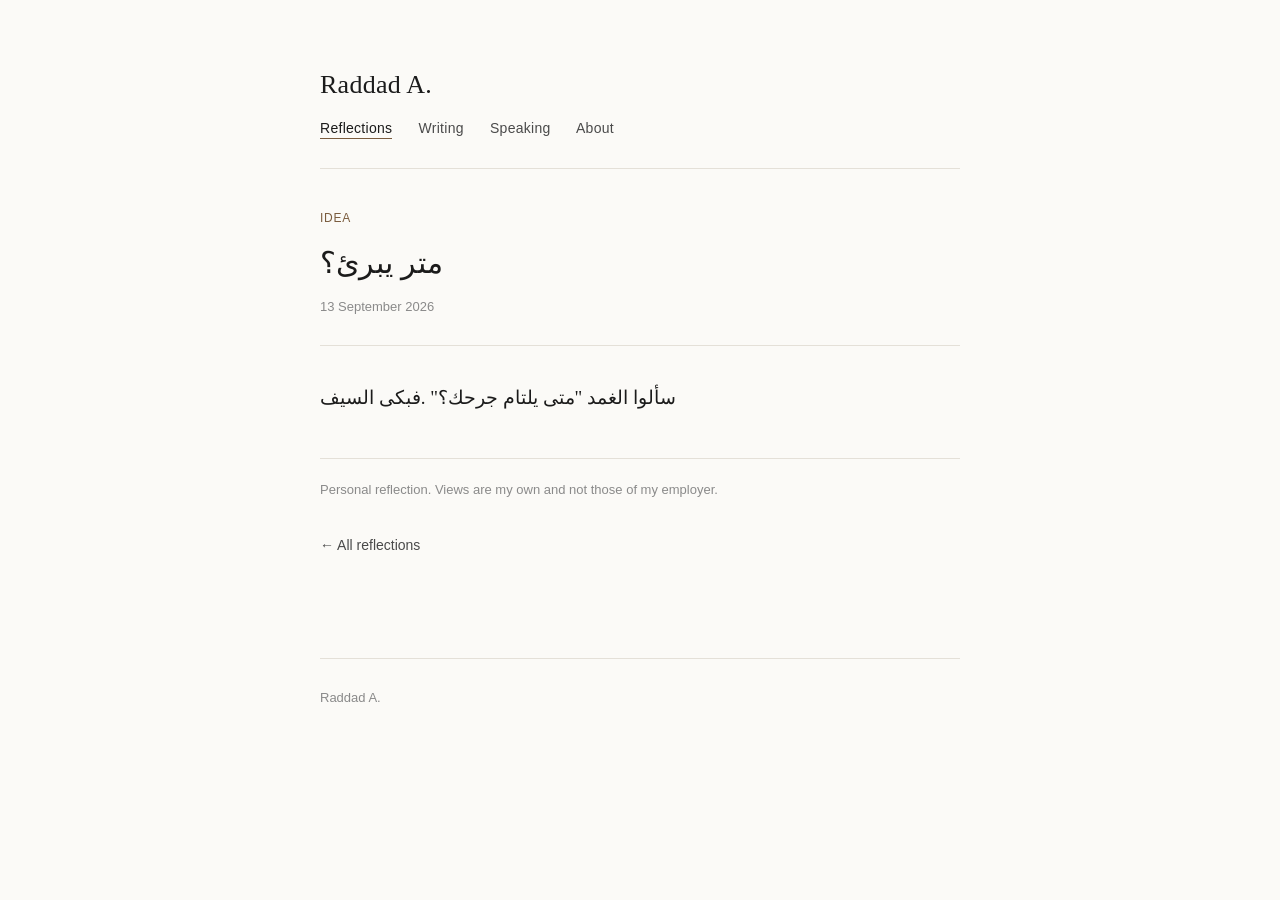
<file: entry.html>
<!DOCTYPE html>
<html lang="en">
<head>
<meta charset="UTF-8">
<meta name="viewport" content="width=device-width, initial-scale=1.0">
<title>متر يبرئ؟ — Raddad A.</title>
<meta name="description" content="سألوا الغمد "متى يلتام جرحك؟"
.فبكى السيف">
<link rel="icon" href="/favicon.svg" type="image/svg+xml">
<link rel="icon" href="/favicon.ico" sizes="any">
<link rel="apple-touch-icon" href="/apple-touch-icon.png">
<link rel="canonical" href="https://owladi.com/entry.html">
<meta property="og:type" content="article">
<meta property="og:site_name" content="Raddad A.">
<meta property="og:title" content="متر يبرئ؟">
<meta property="og:description" content="سألوا الغمد "متى يلتام جرحك؟"
.فبكى السيف">
<meta property="og:url" content="https://owladi.com/entry.html">
<meta property="og:image" content="https://owladi.com/og-image.png">
<meta name="twitter:card" content="summary_large_image">
<meta name="twitter:title" content="متر يبرئ؟">
<meta name="twitter:description" content="سألوا الغمد "متى يلتام جرحك؟"
.فبكى السيف">
<meta name="twitter:image" content="https://owladi.com/og-image.png">
<link rel="stylesheet" href="style.css">
</head>
<body>
<div class="wrap">

  <header class="site">
    <p class="name"><a href="/">Raddad A.</a></p>
    <nav class="site">
      <a href="/reflections.html" class="current">Reflections</a>
      <a href="/writing.html">Writing</a>
      <a href="/speaking.html">Speaking</a>
      <a href="/about.html">About</a>
    </nav>
  </header>

  <main>
    <article class="entry">
      <p class="entry-kicker">Idea</p>
      <h1>متر يبرئ؟</h1>
      <p class="entry-meta">13 September 2026</p>

      <p>سألوا الغمد "متى يلتام جرحك؟" .فبكى السيف</p>

      <div class="disclosure">
        <p>Personal reflection. Views are my own and not those of my employer.</p>
      </div>
    </article>

    <p><a class="back-link" href="/reflections.html">← All reflections</a></p>
  </main>

  <footer class="site">
    <p>Raddad A.</p>
  </footer>

</div>
</body>
</html>
</file>
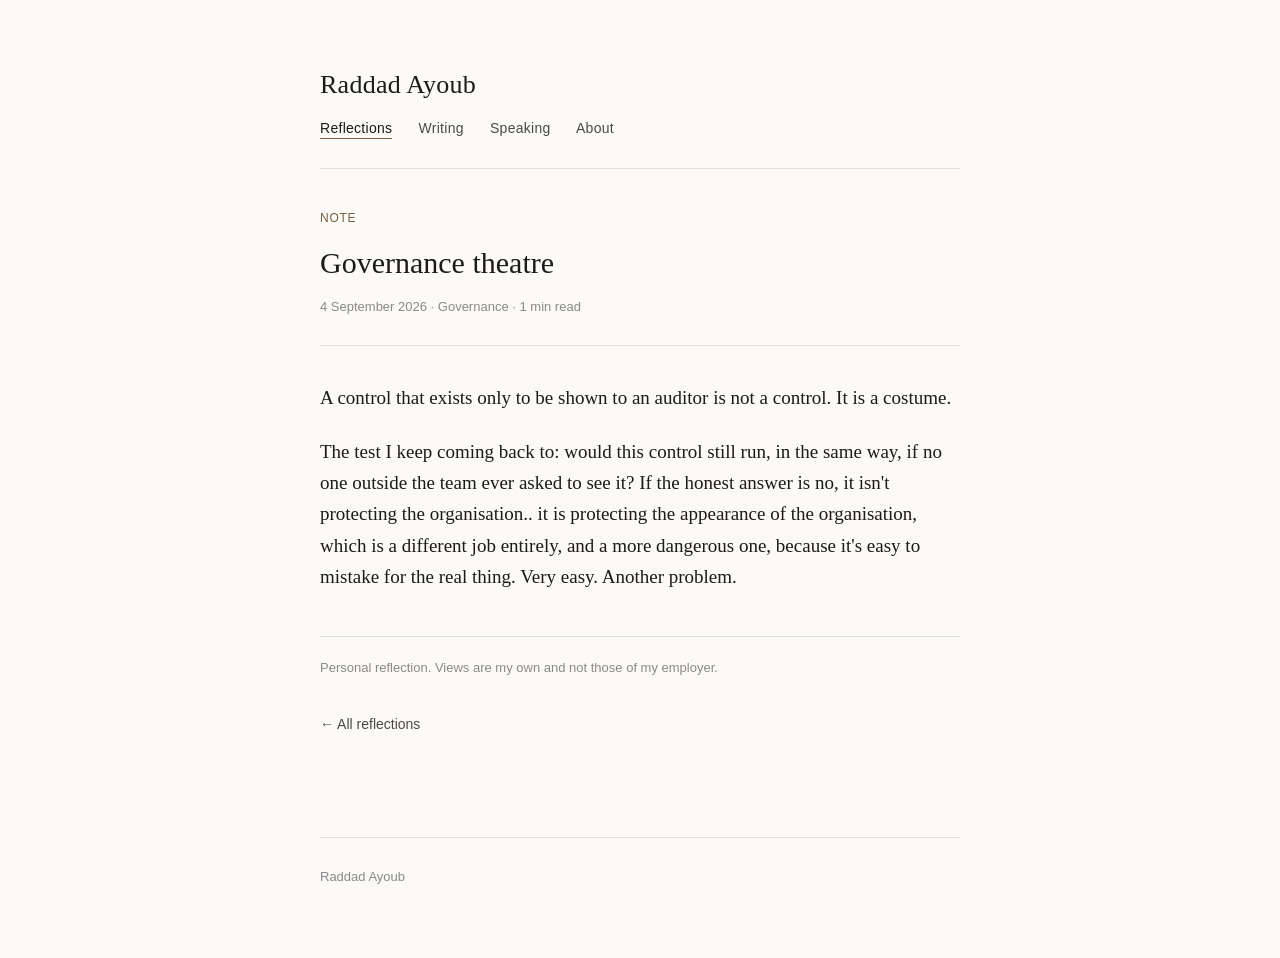
<file: governance-theatre.html>
<!DOCTYPE html>
<html lang="en">
<head>
<meta charset="UTF-8">
<meta name="viewport" content="width=device-width, initial-scale=1.0">
<title>Governance theatre — Raddad Ayoub</title>
<meta name="description" content="A control that exists only to be shown to an auditor is not a control. It is a costume.">
<link rel="icon" href="/favicon.svg" type="image/svg+xml">
<link rel="icon" href="/favicon.ico" sizes="any">
<link rel="apple-touch-icon" href="/apple-touch-icon.png">
<link rel="canonical" href="https://owladi.com/governance-theatre.html">
<meta property="og:type" content="article">
<meta property="og:site_name" content="Raddad Ayoub">
<meta property="og:title" content="Governance theatre">
<meta property="og:description" content="A control that exists only to be shown to an auditor is not a control. It is a costume.">
<meta property="og:url" content="https://owladi.com/governance-theatre.html">
<meta property="og:image" content="https://owladi.com/og-image.png">
<meta name="twitter:card" content="summary_large_image">
<meta name="twitter:title" content="Governance theatre">
<meta name="twitter:description" content="A control that exists only to be shown to an auditor is not a control. It is a costume.">
<meta name="twitter:image" content="https://owladi.com/og-image.png">
<link rel="stylesheet" href="style.css">
</head>
<body>
<div class="wrap">

  <header class="site">
    <p class="name"><a href="/">Raddad Ayoub</a></p>
    <nav class="site">
      <a href="/reflections.html" class="current">Reflections</a>
      <a href="/writing.html">Writing</a>
      <a href="/speaking.html">Speaking</a>
      <a href="/about.html">About</a>
    </nav>
  </header>

  <main>
    <article class="entry">
      <p class="entry-kicker">Note</p>
      <h1>Governance theatre</h1>
      <p class="entry-meta">4 September 2026 · Governance · 1 min read</p>

      <p>A control that exists only to be shown to an auditor is not a control. It is a costume.</p>

      <p>The test I keep coming back to: would this control still run, in the same way, if no one outside the team ever asked to see it? If the honest answer is no, it isn&#39;t protecting the organisation.. it is protecting the appearance of the organisation, which is a different job entirely, and a more dangerous one, because it&#39;s easy to mistake for the real thing. Very easy. Another problem.</p>

      <div class="disclosure">
        <p>Personal reflection. Views are my own and not those of my employer.</p>
      </div>
    </article>

    <p><a class="back-link" href="/reflections.html">← All reflections</a></p>
  </main>

  <footer class="site">
    <p>Raddad Ayoub</p>
  </footer>

</div>
</body>
</html>
</file>
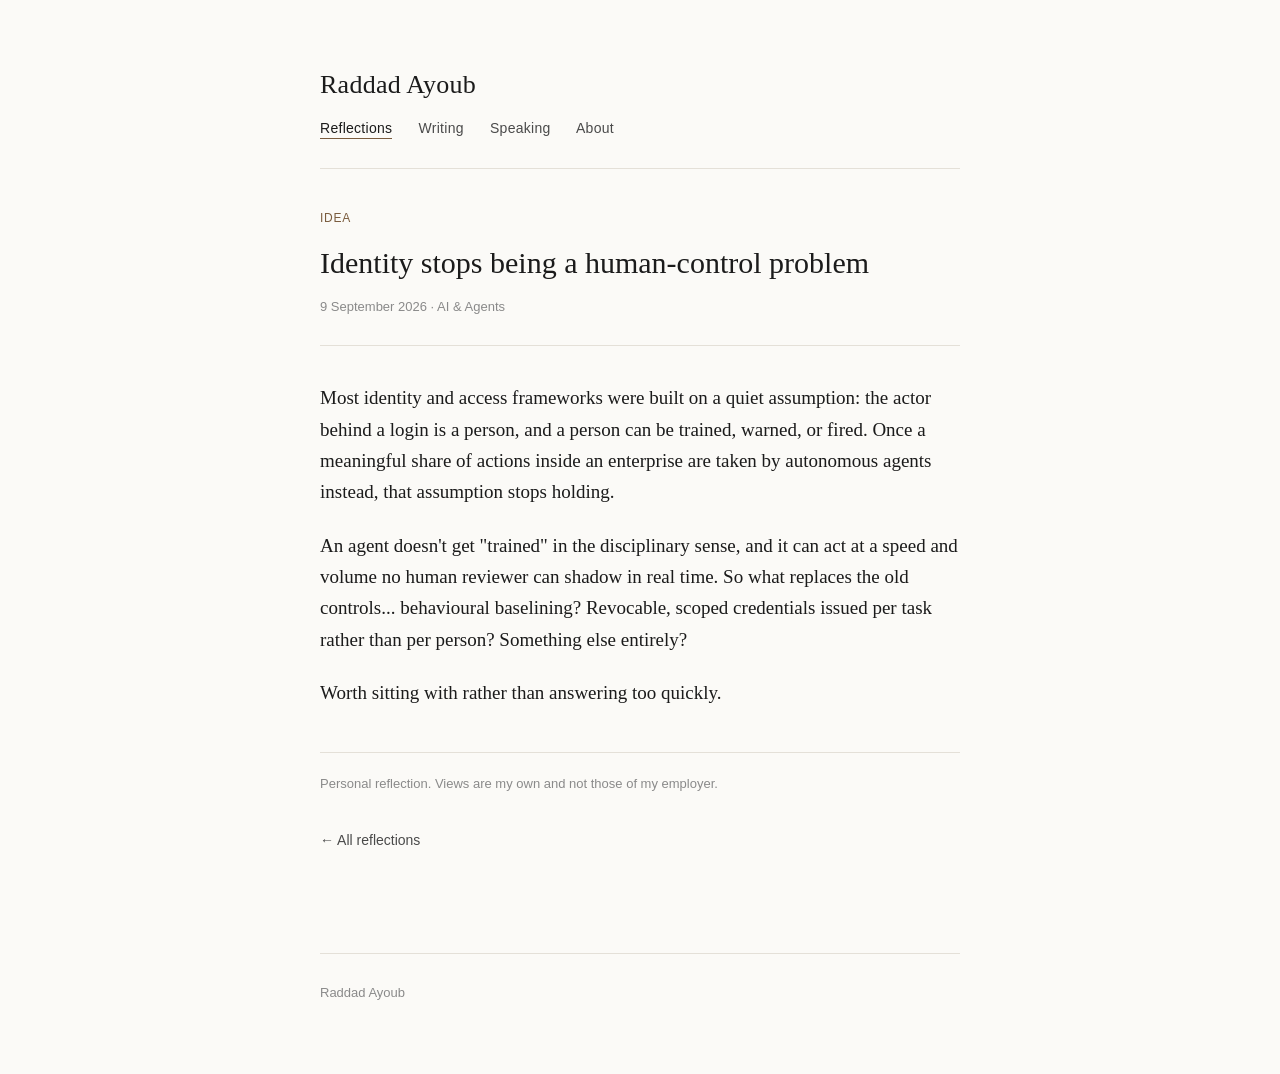
<file: identity-for-agents.html>
<!DOCTYPE html>
<html lang="en">
<head>
<meta charset="UTF-8">
<meta name="viewport" content="width=device-width, initial-scale=1.0">
<title>Identity stops being a human-control problem — Raddad Ayoub</title>
<meta name="description" content="If most of the actions inside an enterprise are soon taken by agents rather than people, what does &quot;identity&quot; even mean anymore?">
<link rel="icon" href="/favicon.svg" type="image/svg+xml">
<link rel="icon" href="/favicon.ico" sizes="any">
<link rel="apple-touch-icon" href="/apple-touch-icon.png">
<link rel="canonical" href="https://owladi.com/identity-for-agents.html">
<meta property="og:type" content="article">
<meta property="og:site_name" content="Raddad Ayoub">
<meta property="og:title" content="Identity stops being a human-control problem">
<meta property="og:description" content="If most of the actions inside an enterprise are soon taken by agents rather than people, what does &quot;identity&quot; even mean anymore?">
<meta property="og:url" content="https://owladi.com/identity-for-agents.html">
<meta property="og:image" content="https://owladi.com/og-image.png">
<meta name="twitter:card" content="summary_large_image">
<meta name="twitter:title" content="Identity stops being a human-control problem">
<meta name="twitter:description" content="If most of the actions inside an enterprise are soon taken by agents rather than people, what does &quot;identity&quot; even mean anymore?">
<meta name="twitter:image" content="https://owladi.com/og-image.png">
<link rel="stylesheet" href="style.css">
</head>
<body>
<div class="wrap">

  <header class="site">
    <p class="name"><a href="/">Raddad Ayoub</a></p>
    <nav class="site">
      <a href="/reflections.html" class="current">Reflections</a>
      <a href="/writing.html">Writing</a>
      <a href="/speaking.html">Speaking</a>
      <a href="/about.html">About</a>
    </nav>
  </header>

  <main>
    <article class="entry">
      <p class="entry-kicker">Idea</p>
      <h1>Identity stops being a human-control problem</h1>
      <p class="entry-meta">9 September 2026 · AI &amp; Agents</p>

      <p>Most identity and access frameworks were built on a quiet assumption: the actor behind a login is a person, and a person can be trained, warned, or fired. Once a meaningful share of actions inside an enterprise are taken by autonomous agents instead, that assumption stops holding.</p>

      <p>An agent doesn&#39;t get &quot;trained&quot; in the disciplinary sense, and it can act at a speed and volume no human reviewer can shadow in real time. So what replaces the old controls... behavioural baselining? Revocable, scoped credentials issued per task rather than per person? Something else entirely?</p>

      <p>Worth sitting with rather than answering too quickly.</p>

      <div class="disclosure">
        <p>Personal reflection. Views are my own and not those of my employer.</p>
      </div>
    </article>

    <p><a class="back-link" href="/reflections.html">← All reflections</a></p>
  </main>

  <footer class="site">
    <p>Raddad Ayoub</p>
  </footer>

</div>
</body>
</html>
</file>
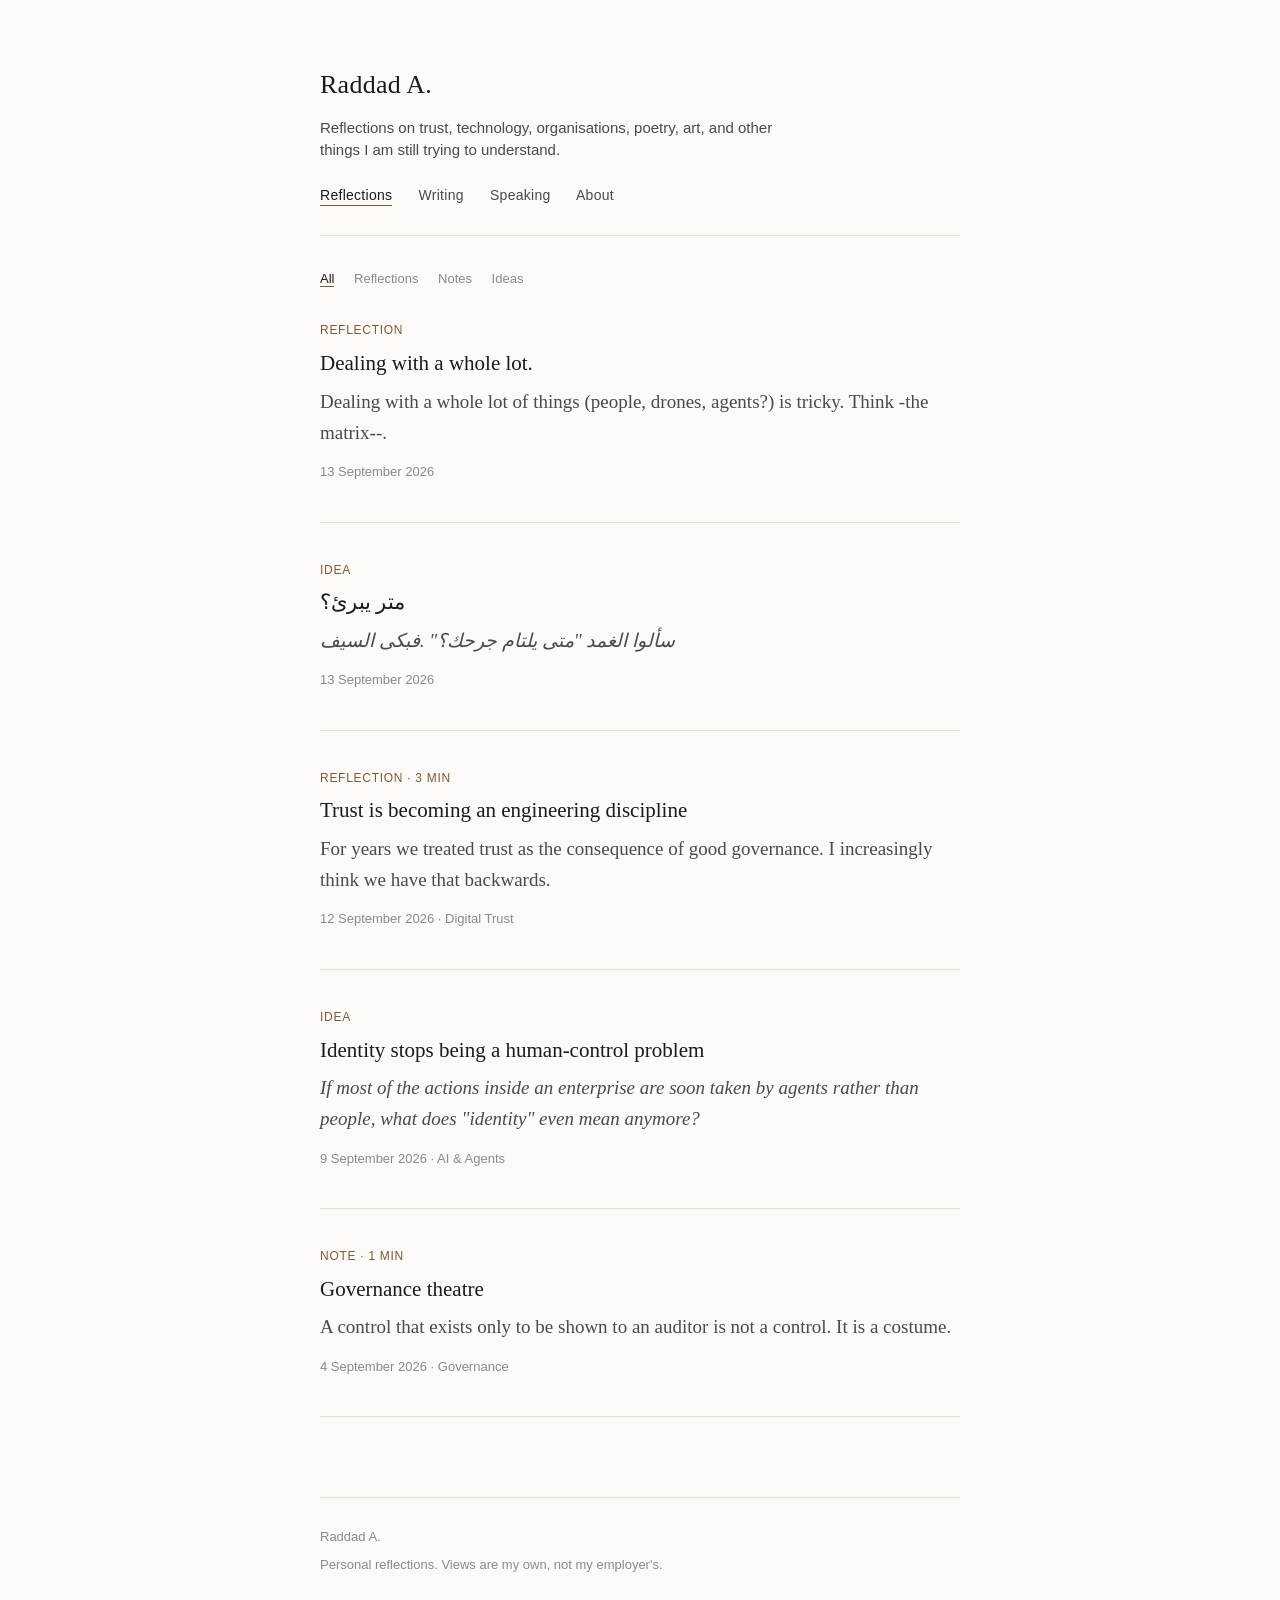
<file: reflections.html>
<!DOCTYPE html>
<html lang="en">
<head>
<meta charset="UTF-8">
<meta name="viewport" content="width=device-width, initial-scale=1.0">
<title>Reflections — Raddad A.</title>
<meta name="description" content="Short reflections, notes, and ideas — on trust, technology, organisations, poetry, art, and whatever else I'm noticing and thinking about.">
<link rel="icon" href="/favicon.svg" type="image/svg+xml">
<link rel="icon" href="/favicon.ico" sizes="any">
<link rel="apple-touch-icon" href="/apple-touch-icon.png">
<link rel="canonical" href="https://owladi.com/reflections.html">
<meta property="og:type" content="website">
<meta property="og:site_name" content="Raddad A.">
<meta property="og:title" content="Reflections — Raddad A.">
<meta property="og:description" content="Short reflections, notes, and ideas — on trust, technology, organisations, poetry, art, and whatever else I'm noticing and thinking about.">
<meta property="og:url" content="https://owladi.com/reflections.html">
<meta property="og:image" content="https://owladi.com/og-image.png">
<meta name="twitter:card" content="summary_large_image">
<meta name="twitter:title" content="Reflections — Raddad A.">
<meta name="twitter:description" content="Short reflections, notes, and ideas — on trust, technology, organisations, poetry, art, and whatever else I'm noticing and thinking about.">
<meta name="twitter:image" content="https://owladi.com/og-image.png">
<link rel="stylesheet" href="style.css">
</head>
<body>
<div class="wrap">

  <header class="site">
    <p class="name"><a href="/">Raddad A.</a></p>
    <p class="tagline">Reflections on trust, technology, organisations, poetry, art, and other things I am still trying to understand.</p>
    <nav class="site">
      <a href="/reflections.html" class="current">Reflections</a>
      <a href="/writing.html">Writing</a>
      <a href="/speaking.html">Speaking</a>
      <a href="/about.html">About</a>
    </nav>
  </header>

  <main>
    <p class="filters">
      <a href="#" class="active" data-filter="all">All</a>
      <a href="#" data-filter="Reflection">Reflections</a>
      <a href="#" data-filter="Note">Notes</a>
      <a href="#" data-filter="Idea">Ideas</a>
    </p>

    <ul class="entry-list">

      <li class="entry-row" data-type="Reflection">
        <p class="entry-kicker">Reflection</p>
        <h2><a href="dealing-with-a-whole-lot.html">Dealing with a whole lot.</a></h2>
        <p class="entry-dek">Dealing with a whole lot of things (people, drones, agents?) is tricky. Think -the matrix--.</p>
        <p class="entry-meta">13 September 2026</p>
      </li>

      <li class="entry-row idea" data-type="Idea">
        <p class="entry-kicker">Idea</p>
        <h2><a href="entry.html">متر يبرئ؟</a></h2>
        <p class="entry-dek">سألوا الغمد &quot;متى يلتام جرحك؟&quot;
.فبكى السيف</p>
        <p class="entry-meta">13 September 2026</p>
      </li>

      <li class="entry-row" data-type="Reflection">
        <p class="entry-kicker">Reflection · 3 min</p>
        <h2><a href="trust-as-an-engineering-discipline.html">Trust is becoming an engineering discipline</a></h2>
        <p class="entry-dek">For years we treated trust as the consequence of good governance. I increasingly think we have that backwards.</p>
        <p class="entry-meta">12 September 2026 · Digital Trust</p>
      </li>

      <li class="entry-row idea" data-type="Idea">
        <p class="entry-kicker">Idea</p>
        <h2><a href="identity-for-agents.html">Identity stops being a human-control problem</a></h2>
        <p class="entry-dek">If most of the actions inside an enterprise are soon taken by agents rather than people, what does &quot;identity&quot; even mean anymore?</p>
        <p class="entry-meta">9 September 2026 · AI &amp; Agents</p>
      </li>

      <li class="entry-row" data-type="Note">
        <p class="entry-kicker">Note · 1 min</p>
        <h2><a href="governance-theatre.html">Governance theatre</a></h2>
        <p class="entry-dek">A control that exists only to be shown to an auditor is not a control. It is a costume.</p>
        <p class="entry-meta">4 September 2026 · Governance</p>
      </li>

    </ul>

    <p class="entry-meta" id="emptyState" style="display:none; padding:26px 0;">Nothing in this category yet.</p>
  </main>

  <footer class="site">
    <p>Raddad A.</p>
    <p>Personal reflections. Views are my own, not my employer's.</p>
  </footer>

</div>
<script>
(function () {
  var links = document.querySelectorAll('.filters a');
  var rows = document.querySelectorAll('.entry-list .entry-row');
  var empty = document.getElementById('emptyState');
  function applyFilter(type) {
    var visible = 0;
    rows.forEach(function (row) {
      var show = type === 'all' || row.getAttribute('data-type') === type;
      row.style.display = show ? '' : 'none';
      if (show) visible++;
    });
    empty.style.display = visible === 0 ? '' : 'none';
  }
  links.forEach(function (link) {
    link.addEventListener('click', function (e) {
      e.preventDefault();
      links.forEach(function (l) { l.classList.remove('active'); });
      link.classList.add('active');
      applyFilter(link.getAttribute('data-filter'));
    });
  });
})();
</script>
</body>
</html>
</file>
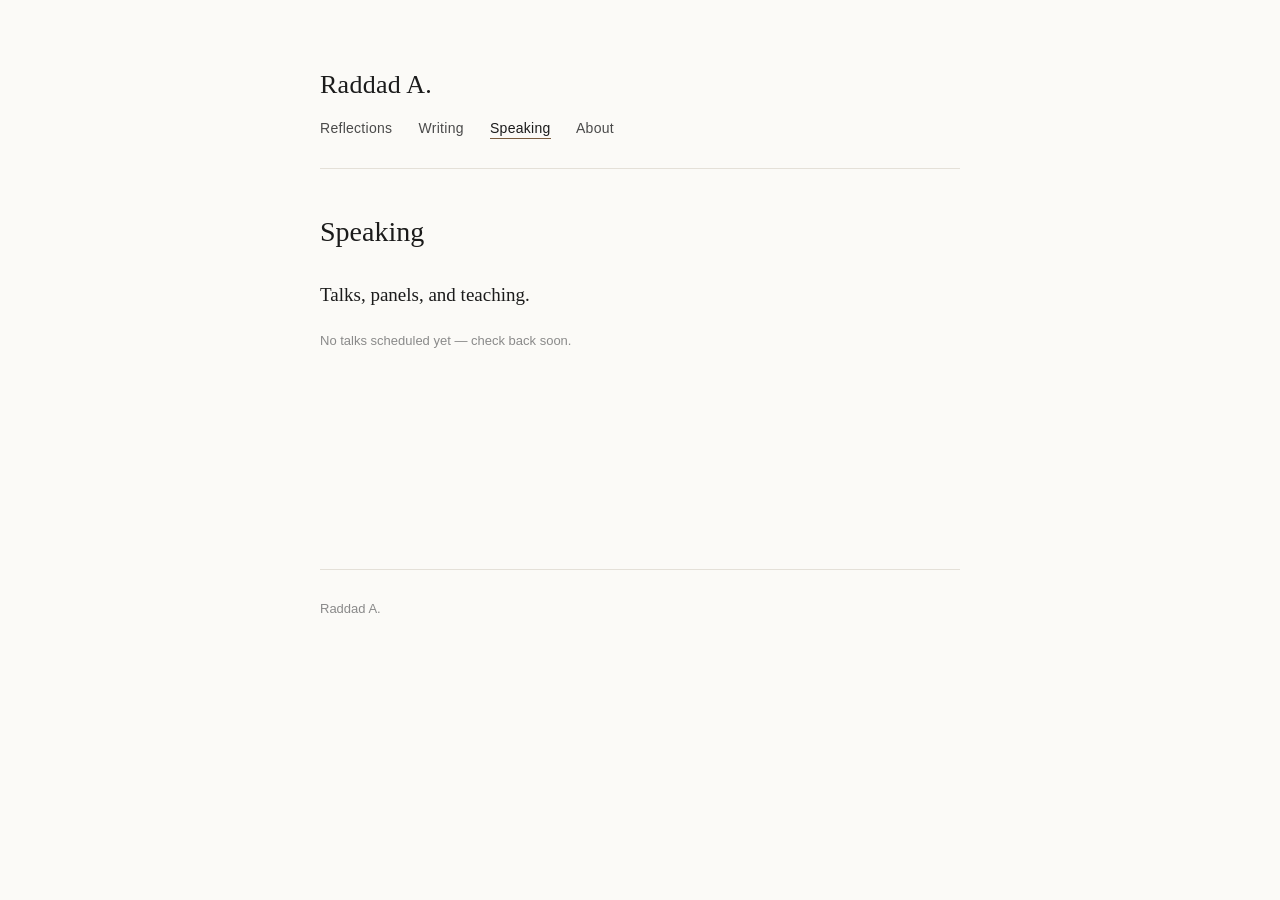
<file: speaking.html>
<!DOCTYPE html>
<html lang="en">
<head>
<meta charset="UTF-8">
<meta name="viewport" content="width=device-width, initial-scale=1.0">
<title>Speaking — Raddad A.</title>
<link rel="icon" href="/favicon.svg" type="image/svg+xml">
<link rel="icon" href="/favicon.ico" sizes="any">
<link rel="apple-touch-icon" href="/apple-touch-icon.png">
<link rel="canonical" href="https://owladi.com/speaking.html">
<meta property="og:type" content="website">
<meta property="og:site_name" content="Raddad A.">
<meta property="og:title" content="Speaking — Raddad A.">
<meta property="og:description" content="Talks, panels, and teaching by Raddad A..">
<meta property="og:url" content="https://owladi.com/speaking.html">
<meta property="og:image" content="https://owladi.com/og-image.png">
<meta name="twitter:card" content="summary_large_image">
<meta name="twitter:title" content="Speaking — Raddad A.">
<meta name="twitter:description" content="Talks, panels, and teaching by Raddad A..">
<meta name="twitter:image" content="https://owladi.com/og-image.png">
<link rel="stylesheet" href="style.css">
</head>
<body>
<div class="wrap">

  <header class="site">
    <p class="name"><a href="/">Raddad A.</a></p>
    <nav class="site">
      <a href="/reflections.html">Reflections</a>
      <a href="/writing.html">Writing</a>
      <a href="/speaking.html" class="current">Speaking</a>
      <a href="/about.html">About</a>
    </nav>
  </header>

  <main class="prose">
    <h1>Speaking</h1>
    <p>Talks, panels, and teaching.</p>

    <p class="entry-meta">No talks scheduled yet — check back soon.</p>
  </main>

  <footer class="site">
    <p>Raddad A.</p>
  </footer>

</div>
</body>
</html>
</file>
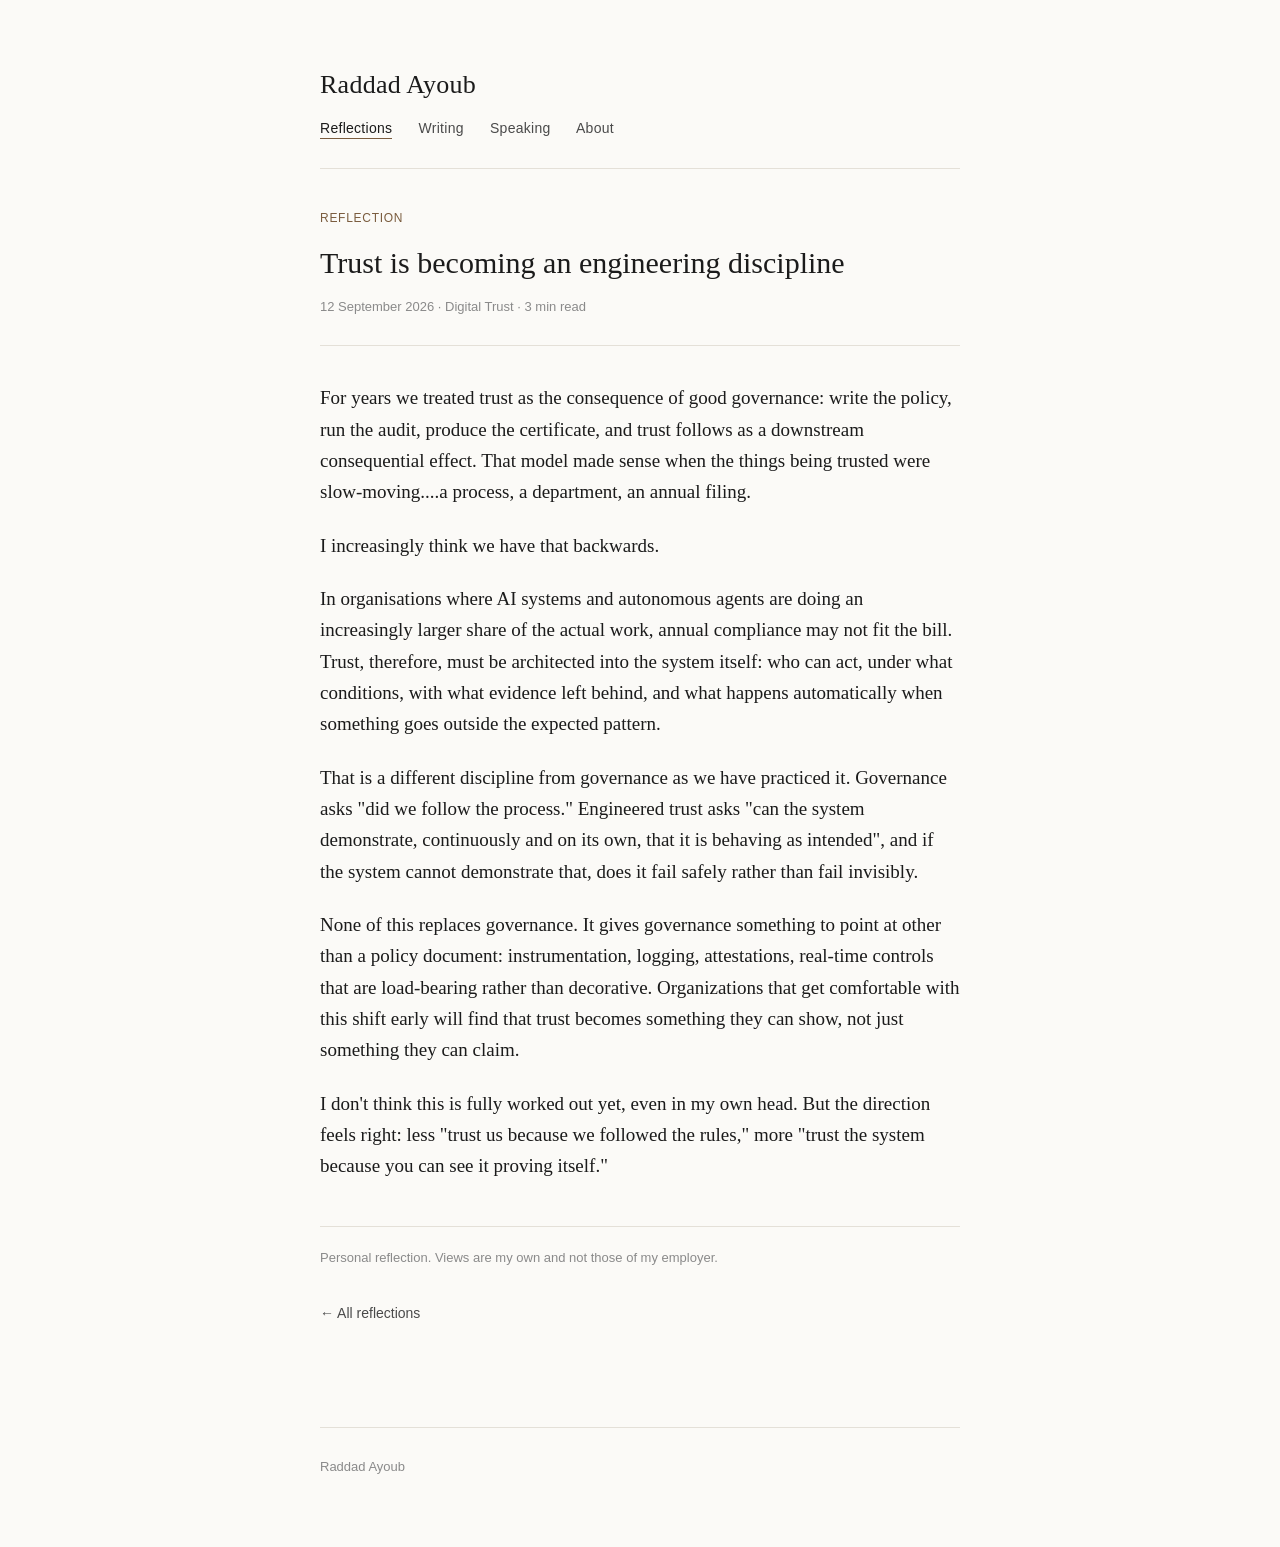
<file: trust-as-an-engineering-discipline.html>
<!DOCTYPE html>
<html lang="en">
<head>
<meta charset="UTF-8">
<meta name="viewport" content="width=device-width, initial-scale=1.0">
<title>Trust is becoming an engineering discipline — Raddad Ayoub</title>
<meta name="description" content="For years we treated trust as the consequence of good governance. I increasingly think we have that backwards.">
<link rel="icon" href="/favicon.svg" type="image/svg+xml">
<link rel="icon" href="/favicon.ico" sizes="any">
<link rel="apple-touch-icon" href="/apple-touch-icon.png">
<link rel="canonical" href="https://owladi.com/trust-as-an-engineering-discipline.html">
<meta property="og:type" content="article">
<meta property="og:site_name" content="Raddad Ayoub">
<meta property="og:title" content="Trust is becoming an engineering discipline">
<meta property="og:description" content="For years we treated trust as the consequence of good governance. I increasingly think we have that backwards.">
<meta property="og:url" content="https://owladi.com/trust-as-an-engineering-discipline.html">
<meta property="og:image" content="https://owladi.com/og-image.png">
<meta name="twitter:card" content="summary_large_image">
<meta name="twitter:title" content="Trust is becoming an engineering discipline">
<meta name="twitter:description" content="For years we treated trust as the consequence of good governance. I increasingly think we have that backwards.">
<meta name="twitter:image" content="https://owladi.com/og-image.png">
<link rel="stylesheet" href="style.css">
</head>
<body>
<div class="wrap">

  <header class="site">
    <p class="name"><a href="/">Raddad Ayoub</a></p>
    <nav class="site">
      <a href="/reflections.html" class="current">Reflections</a>
      <a href="/writing.html">Writing</a>
      <a href="/speaking.html">Speaking</a>
      <a href="/about.html">About</a>
    </nav>
  </header>

  <main>
    <article class="entry">
      <p class="entry-kicker">Reflection</p>
      <h1>Trust is becoming an engineering discipline</h1>
      <p class="entry-meta">12 September 2026 · Digital Trust · 3 min read</p>

      <p>For years we treated trust as the consequence of good governance: write the policy, run the audit, produce the certificate, and trust follows as a downstream consequential effect. That model made sense when the things being trusted were slow-moving....a process, a department, an annual filing.</p>

      <p>I increasingly think we have that backwards.</p>

      <p>In organisations where AI systems and autonomous agents are doing an increasingly larger share of the actual work, annual compliance may not fit the bill. Trust, therefore, must be architected into the system itself: who can act, under what conditions, with what evidence left behind, and what happens automatically when something goes outside the expected pattern.</p>

      <p>That is a different discipline from governance as we have practiced it. Governance asks &quot;did we follow the process.&quot; Engineered trust asks &quot;can the system demonstrate, continuously and on its own, that it is behaving as intended&quot;, and if the system cannot demonstrate that, does it fail safely rather than fail invisibly.</p>

      <p>None of this replaces governance. It gives governance something to point at other than a policy document: instrumentation, logging, attestations, real-time controls that are load-bearing rather than decorative. Organizations that get comfortable with this shift early will find that trust becomes something they can show, not just something they can claim.</p>

      <p>I don&#39;t think this is fully worked out yet, even in my own head. But the direction feels right: less &quot;trust us because we followed the rules,&quot; more &quot;trust the system because you can see it proving itself.&quot;</p>

      <div class="disclosure">
        <p>Personal reflection. Views are my own and not those of my employer.</p>
      </div>
    </article>

    <p><a class="back-link" href="/reflections.html">← All reflections</a></p>
  </main>

  <footer class="site">
    <p>Raddad Ayoub</p>
  </footer>

</div>
</body>
</html>
</file>
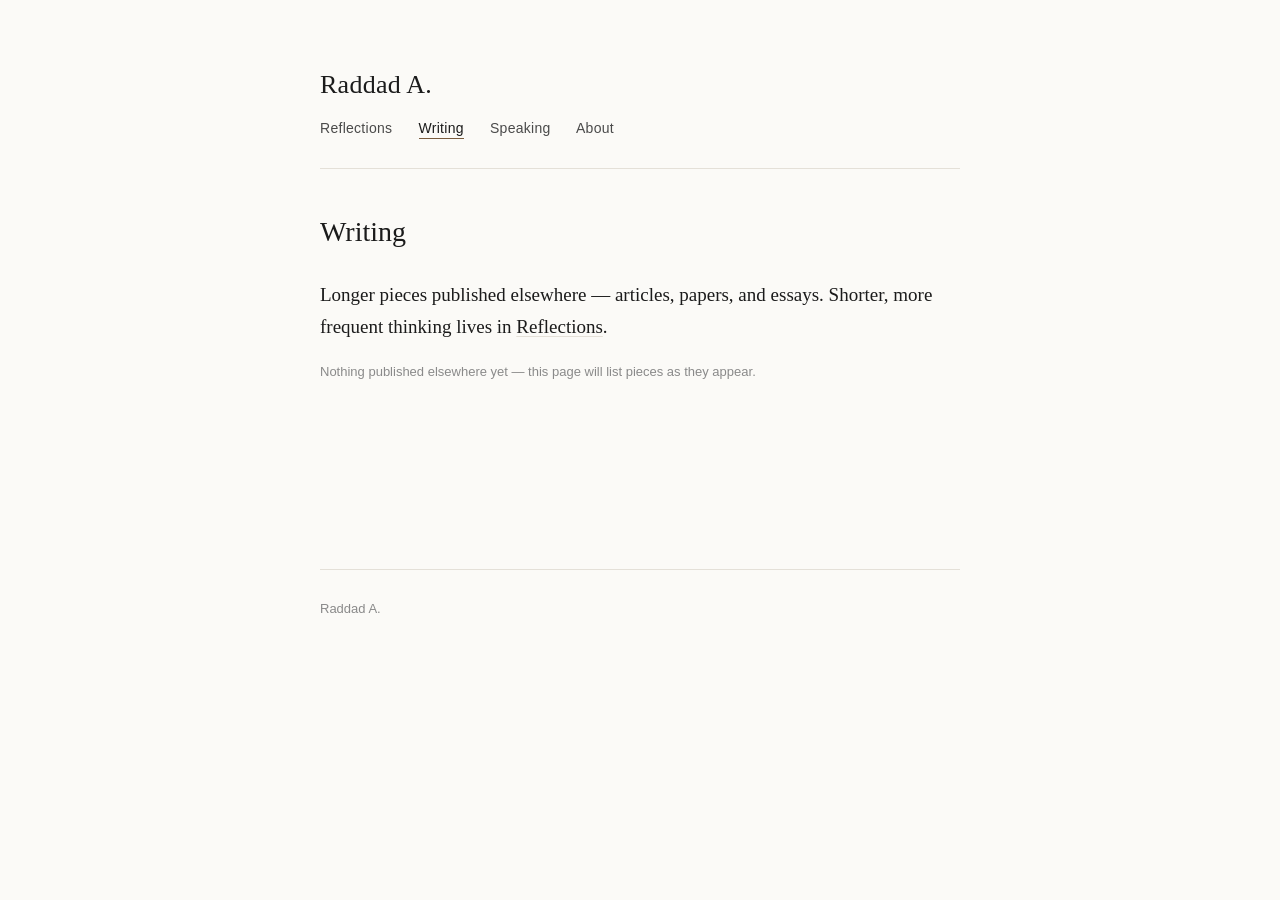
<file: writing.html>
<!DOCTYPE html>
<html lang="en">
<head>
<meta charset="UTF-8">
<meta name="viewport" content="width=device-width, initial-scale=1.0">
<title>Writing — Raddad A.</title>
<link rel="icon" href="/favicon.svg" type="image/svg+xml">
<link rel="icon" href="/favicon.ico" sizes="any">
<link rel="apple-touch-icon" href="/apple-touch-icon.png">
<link rel="canonical" href="https://owladi.com/writing.html">
<meta property="og:type" content="website">
<meta property="og:site_name" content="Raddad A.">
<meta property="og:title" content="Writing — Raddad A.">
<meta property="og:description" content="Longer pieces published elsewhere by Raddad A..">
<meta property="og:url" content="https://owladi.com/writing.html">
<meta property="og:image" content="https://owladi.com/og-image.png">
<meta name="twitter:card" content="summary_large_image">
<meta name="twitter:title" content="Writing — Raddad A.">
<meta name="twitter:description" content="Longer pieces published elsewhere by Raddad A..">
<meta name="twitter:image" content="https://owladi.com/og-image.png">
<link rel="stylesheet" href="style.css">
</head>
<body>
<div class="wrap">

  <header class="site">
    <p class="name"><a href="/">Raddad A.</a></p>
    <nav class="site">
      <a href="/reflections.html">Reflections</a>
      <a href="/writing.html" class="current">Writing</a>
      <a href="/speaking.html">Speaking</a>
      <a href="/about.html">About</a>
    </nav>
  </header>

  <main class="prose">
    <h1>Writing</h1>
    <p>Longer pieces published elsewhere — articles, papers, and essays. Shorter, more frequent thinking lives in <a href="/reflections.html">Reflections</a>.</p>

    <p class="entry-meta">Nothing published elsewhere yet — this page will list pieces as they appear.</p>
  </main>

  <footer class="site">
    <p>Raddad A.</p>
  </footer>

</div>
</body>
</html>
</file>
<file: style.css>
/* Owaldi — Raddad A.
   Understated editorial styling: quiet typography, generous space,
   almost no chrome. The writing carries the page. */

:root {
  --ink: #1b1b1b;
  --ink-soft: #4a4a4a;
  --ink-faint: #8a8a8a;
  --rule: #e4e0d8;
  --paper: #fbfaf7;
  --accent: #7a5c3e;
  --max: 640px;
  --serif: Georgia, "Iowan Old Style", "Palatino Linotype", Palatino, "Times New Roman", serif;
  --sans: -apple-system, BlinkMacSystemFont, "Segoe UI", Helvetica, Arial, sans-serif;
}

* { box-sizing: border-box; }

html { -webkit-text-size-adjust: 100%; }

body {
  margin: 0;
  background: var(--paper);
  color: var(--ink);
  font-family: var(--serif);
  font-size: 19px;
  line-height: 1.65;
  padding: 0 24px;
}

a {
  color: var(--ink);
  text-decoration-color: var(--rule);
  text-underline-offset: 3px;
}

a:hover { text-decoration-color: var(--accent); }

.wrap {
  max-width: var(--max);
  margin: 0 auto;
}

header.site {
  padding: 64px 0 28px;
  border-bottom: 1px solid var(--rule);
  margin-bottom: 40px;
}

header.site .name {
  font-size: 26px;
  font-weight: 400;
  letter-spacing: 0.01em;
  margin: 0 0 10px;
}

header.site .name a {
  color: inherit;
  text-decoration: none;
}

header.site .tagline {
  font-family: var(--sans);
  color: var(--ink-soft);
  font-size: 15px;
  margin: 0 0 22px;
  max-width: 480px;
  line-height: 1.5;
}

nav.site {
  font-family: var(--sans);
  font-size: 14px;
  letter-spacing: 0.02em;
}

nav.site a {
  color: var(--ink-soft);
  text-decoration: none;
  margin-right: 22px;
}

nav.site a:hover,
nav.site a.current {
  color: var(--ink);
  border-bottom: 1px solid var(--accent);
  padding-bottom: 2px;
}

main {
  padding-bottom: 80px;
  min-height: 40vh;
}

footer.site {
  font-family: var(--sans);
  font-size: 13px;
  color: var(--ink-faint);
  border-top: 1px solid var(--rule);
  padding: 28px 0 64px;
}

footer.site p { margin: 0 0 6px; }

/* Reflections index */

.entry-list {
  list-style: none;
  margin: 0;
  padding: 0;
}

.entry-row {
  padding: 26px 0;
  border-bottom: 1px solid var(--rule);
}

.entry-row:first-child { padding-top: 0; }

.entry-kicker {
  font-family: var(--sans);
  font-size: 12px;
  letter-spacing: 0.06em;
  text-transform: uppercase;
  color: var(--accent);
  margin-bottom: 8px;
}

.entry-row h2 {
  font-size: 21px;
  font-weight: 400;
  margin: 0 0 8px;
  line-height: 1.35;
}

.entry-row h2 a { text-decoration: none; }

.entry-dek {
  color: var(--ink-soft);
  margin: 0 0 8px;
}

.entry-meta {
  font-family: var(--sans);
  font-size: 13px;
  color: var(--ink-faint);
}

.entry-row.idea .entry-dek {
  font-style: italic;
}

/* format filter */

.filters {
  font-family: var(--sans);
  font-size: 13px;
  color: var(--ink-faint);
  margin: -8px 0 32px;
}

.filters a {
  color: var(--ink-faint);
  text-decoration: none;
  margin-right: 16px;
}

.filters a:hover, .filters a.active {
  color: var(--ink);
  border-bottom: 1px solid var(--accent);
}

/* Single entry */

article.entry .entry-kicker { margin-bottom: 14px; }

article.entry h1 {
  font-size: 30px;
  font-weight: 400;
  line-height: 1.3;
  margin: 0 0 14px;
}

article.entry .entry-meta {
  margin-bottom: 36px;
  padding-bottom: 28px;
  border-bottom: 1px solid var(--rule);
}

article.entry p { margin: 0 0 22px; }

article.entry blockquote {
  margin: 32px 0;
  padding-left: 20px;
  border-left: 2px solid var(--accent);
  color: var(--ink-soft);
  font-style: italic;
}

.back-link {
  display: inline-block;
  font-family: var(--sans);
  font-size: 14px;
  margin-top: 12px;
  color: var(--ink-soft);
  text-decoration: none;
}

.disclosure {
  font-family: var(--sans);
  font-size: 13px;
  color: var(--ink-faint);
  margin-top: 44px;
  padding-top: 20px;
  border-top: 1px solid var(--rule);
}

/* simple pages (about etc) */

.prose h1 {
  font-size: 28px;
  font-weight: 400;
  margin-bottom: 24px;
}

@media (max-width: 480px) {
  body { font-size: 17px; }
  header.site { padding: 44px 0 24px; }
  header.site .name { font-size: 22px; }
  article.entry h1 { font-size: 25px; }
  nav.site a { margin-right: 14px; }
}
</file>
